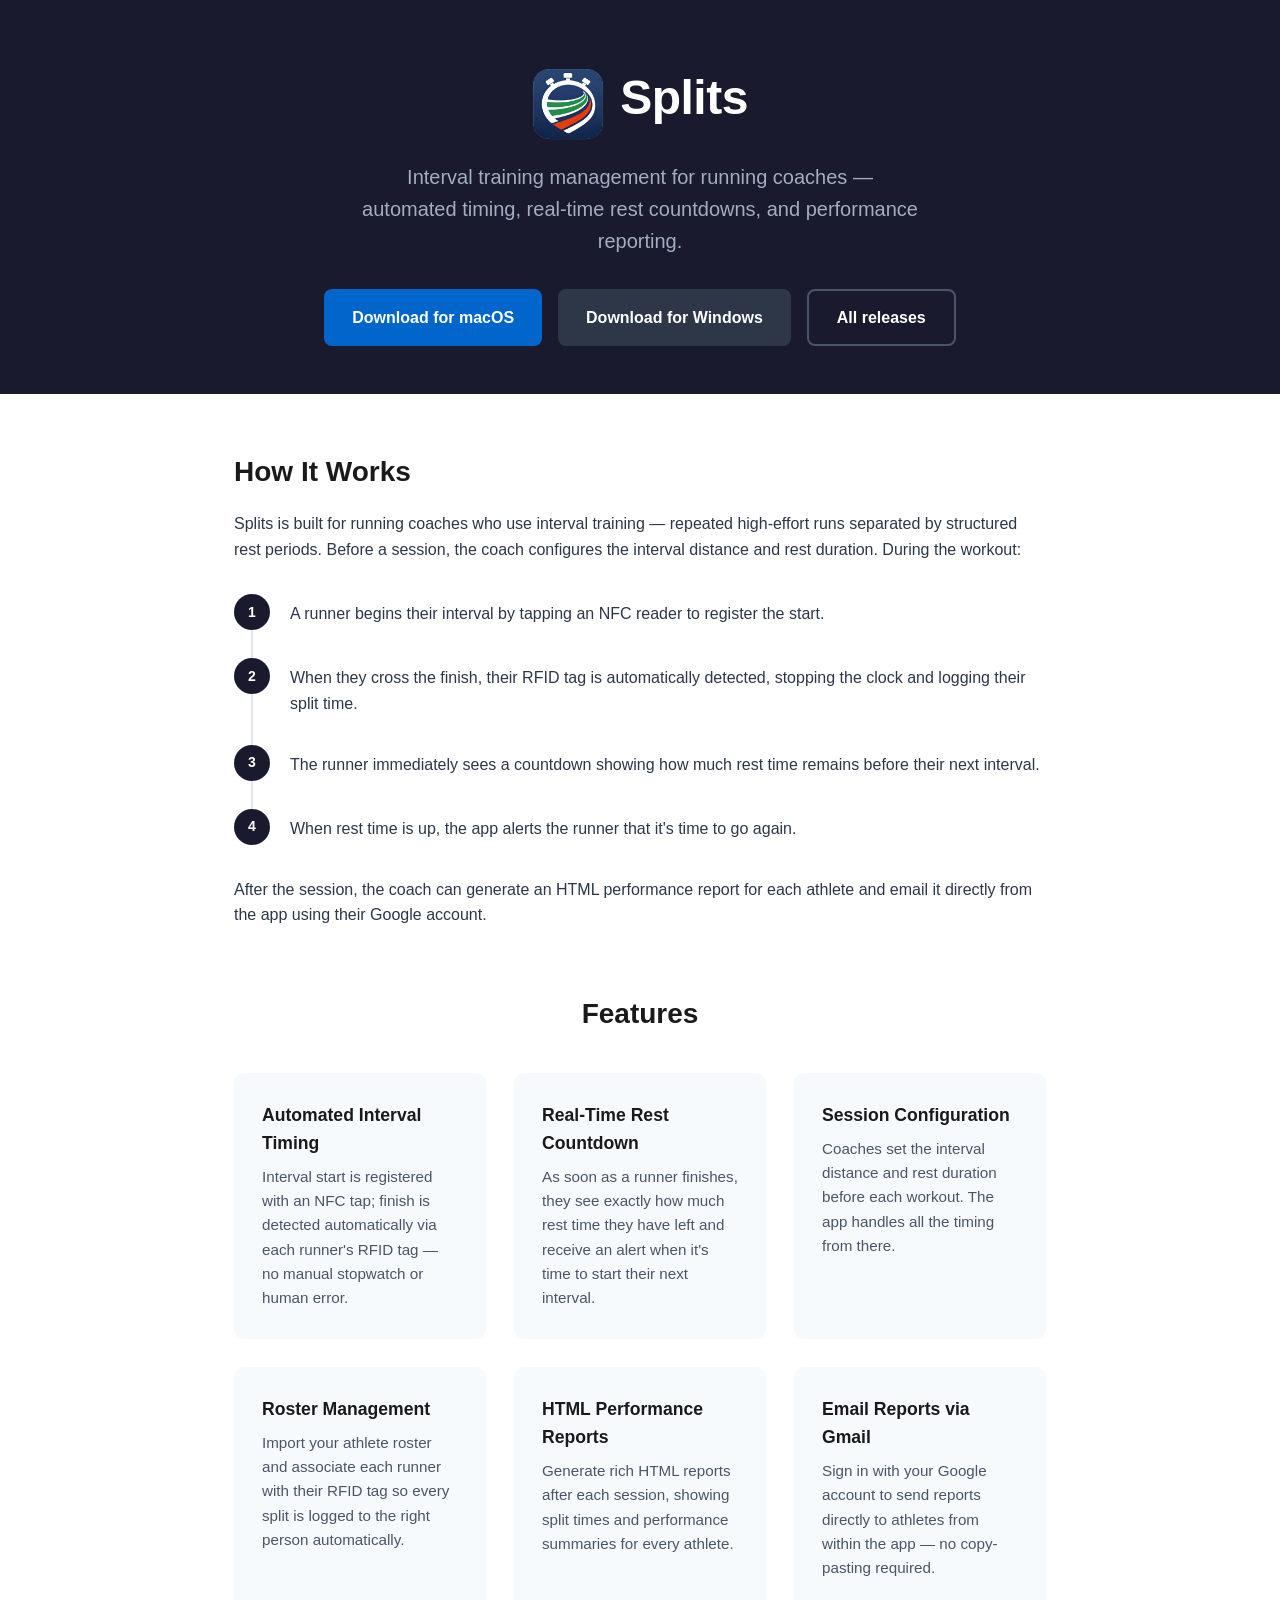
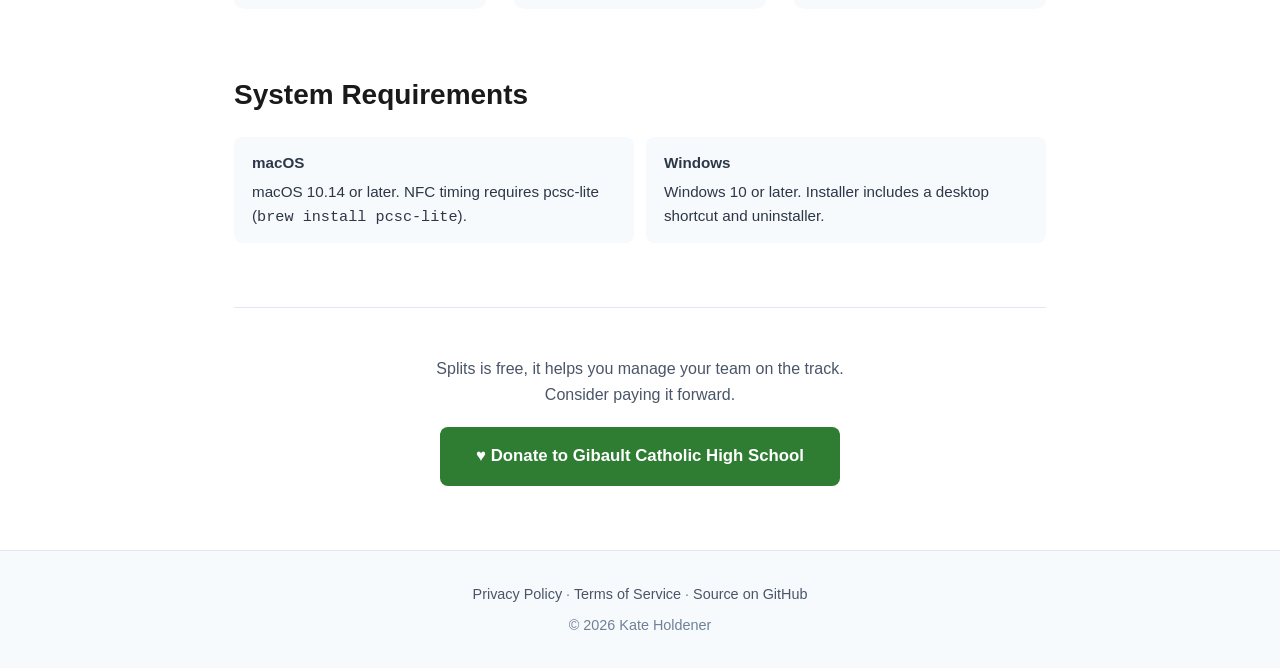
<file: docs/index.html>
<!DOCTYPE html>
<html lang="en">
<head>
  <meta charset="UTF-8" />
  <meta name="viewport" content="width=device-width, initial-scale=1.0" />
  <title>Splits — Interval Training Timer</title>
  <link rel="stylesheet" href="assets/style.css" />
  <link rel="icon" type="image/png" href="assets/splits.png" />
</head>
<body>

<header>
  <div style="display: inline-flex; align-items: center; gap: 16px; margin-bottom: 12px;">
    <img src="assets/splits.png" alt="Splits logo" style="width: 72px; height: 72px; border-radius: 16px;" />
    <h1>Splits</h1>
  </div>
  <p class="tagline">Interval training management for running coaches — automated timing, real-time rest countdowns, and performance reporting.</p>
  <div class="download-buttons">
    <a id="btn-macos" class="btn btn-secondary"
       href="https://github.com/cse-4504-wustl-sp26/interval_timer/releases/latest/download/Splits-macos.zip">
      Download for macOS
    </a>
    <a id="btn-windows" class="btn btn-secondary"
       href="https://github.com/cse-4504-wustl-sp26/interval_timer/releases/latest/download/Splits-installer.exe">
      Download for Windows
    </a>
    <a class="btn btn-outline"
       href="https://github.com/cse-4504-wustl-sp26/interval_timer/releases">
      All releases
    </a>
  </div>
</header>

<main>
  <section class="overview">
    <h2>How It Works</h2>
    <p>Splits is built for running coaches who use interval training — repeated high-effort runs separated by structured rest periods. Before a session, the coach configures the interval distance and rest duration. During the workout:</p>
    <div class="timeline">
      <div class="timeline-step">
        <div class="timeline-marker">1</div>
        <div class="timeline-content">A runner begins their interval by tapping an NFC reader to register the start.</div>
      </div>
      <div class="timeline-step">
        <div class="timeline-marker">2</div>
        <div class="timeline-content">When they cross the finish, their RFID tag is automatically detected, stopping the clock and logging their split time.</div>
      </div>
      <div class="timeline-step">
        <div class="timeline-marker">3</div>
        <div class="timeline-content">The runner immediately sees a countdown showing how much rest time remains before their next interval.</div>
      </div>
      <div class="timeline-step">
        <div class="timeline-marker">4</div>
        <div class="timeline-content">When rest time is up, the app alerts the runner that it's time to go again.</div>
      </div>
    </div>
    <p>After the session, the coach can generate an HTML performance report for each athlete and email it directly from the app using their Google account.</p>
  </section>

  <section class="features">
    <h2>Features</h2>
    <div class="feature-grid">

      <div class="feature-card">
        <h3>Automated Interval Timing</h3>
        <p>Interval start is registered with an NFC tap; finish is detected automatically via each runner's RFID tag — no manual stopwatch or human error.</p>
      </div>

      <div class="feature-card">
        <h3>Real-Time Rest Countdown</h3>
        <p>As soon as a runner finishes, they see exactly how much rest time they have left and receive an alert when it's time to start their next interval.</p>
      </div>

      <div class="feature-card">
        <h3>Session Configuration</h3>
        <p>Coaches set the interval distance and rest duration before each workout. The app handles all the timing from there.</p>
      </div>

      <div class="feature-card">
        <h3>Roster Management</h3>
        <p>Import your athlete roster and associate each runner with their RFID tag so every split is logged to the right person automatically.</p>
      </div>

      <div class="feature-card">
        <h3>HTML Performance Reports</h3>
        <p>Generate rich HTML reports after each session, showing split times and performance summaries for every athlete.</p>
      </div>

      <div class="feature-card">
        <h3>Email Reports via Gmail</h3>
        <p>Sign in with your Google account to send reports directly to athletes from within the app — no copy-pasting required.</p>
      </div>

    </div>
  </section>

  <section class="requirements">
    <h2>System Requirements</h2>
    <ul>
      <li>
        <strong>macOS</strong>
        macOS 10.14 or later. NFC timing requires pcsc-lite
        (<code>brew install pcsc-lite</code>).
      </li>
      <li>
        <strong>Windows</strong>
        Windows 10 or later. Installer includes a desktop shortcut and uninstaller.
      </li>
    </ul>
  </section>

  <section class="donate-section">
    <p>Splits is free, it helps you manage your team on the track. Consider paying it forward.</p>
    <a href="https://www.paypal.com/donate/?hosted_button_id=MZZQMDDTEQJL8"
       class="btn btn-donate"
       target="_blank" rel="noopener">
      &#9829; Donate to Gibault Catholic High School
    </a>
  </section>
</main>

<footer>
  <p>
    <a href="privacy-policy.html">Privacy Policy</a> &middot;
    <a href="terms-of-service.html">Terms of Service</a> &middot;
    <a href="https://github.com/cse-4504-wustl-sp26/interval_timer">Source on GitHub</a>
  </p>
  <p style="margin-top: 8px;">&copy; 2026 Kate Holdener</p>
</footer>

<script>
  (function () {
    var ua = navigator.userAgent;
    var isWindows = /Windows/i.test(ua);
    var isMac = /Macintosh|Mac OS X/i.test(ua) && !isWindows;
    var id = isMac ? 'btn-macos' : isWindows ? 'btn-windows' : 'btn-macos';
    var el = document.getElementById(id);
    if (el) {
      el.classList.remove('btn-secondary');
      el.classList.add('btn-primary');
    }
  })();
</script>
</body>
</html>
</file>
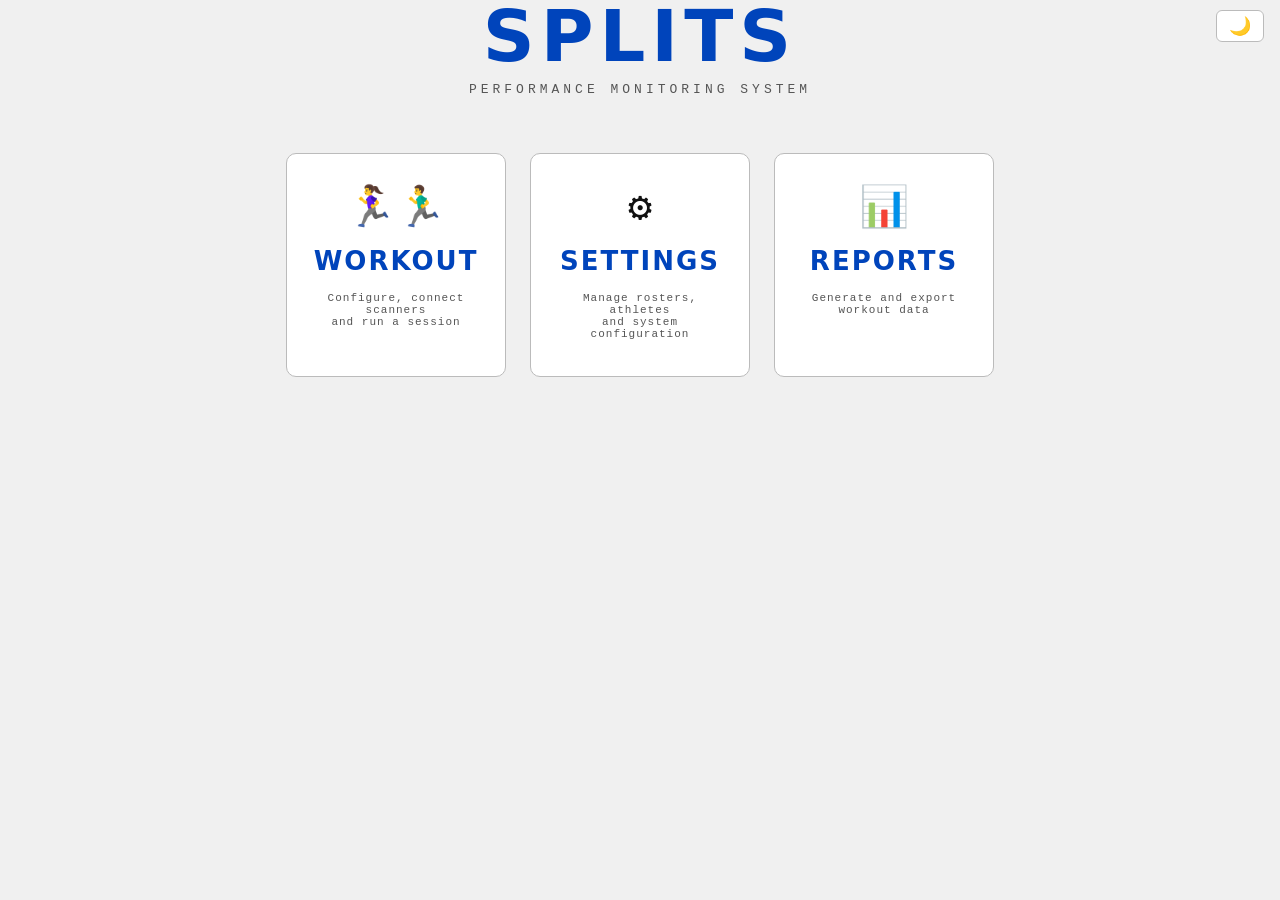
<file: src/gui/html/index.html>
<!DOCTYPE html>
<html lang="en">
<head>
<meta charset="UTF-8"/>
<meta name="viewport" content="width=device-width, initial-scale=1.0"/>
<title>Splits</title>
<link rel="stylesheet" href="css/shared.css"/>
<link rel="stylesheet" href="css/index.css"/>
<script src="js/theme.js"   defer></script>
<script src="js/log.js"     defer></script>
<script src="js/state.js"   defer></script>
<script src="js/utils.js"   defer></script>
<script src="js/confirm.js" defer></script>
<script src="js/rosters.js" defer></script>
<script src="js/athletes.js" defer></script>
<script src="js/settings.js" defer></script>
<script src="js/scanners.js" defer></script>
<script src="js/workouts.js" defer></script>
<script src="js/workout.js"  defer></script>
<script src="js/reports.js"  defer></script>
<script src="js/init.js"     defer></script>
</head>
<body class="light-mode">

<!-- Theme toggle (fixed, visible on all screens) -->
<button id="theme-toggle" onclick="toggleTheme()" title="Toggle light/dark mode">🌙</button>

<!-- ============================================================
     HOME SCREEN
     ============================================================ -->
<div class="screen active" id="home-screen">
  <div class="home-inner">
    <div class="home-logo">
      <div class="wordmark">Splits</div>
      <div class="tagline">Performance monitoring system</div>
    </div>
    <div class="home-tiles">
      <div class="home-tile workout-tile" onclick="goTo('workout-screen')">
        <div class="tile-icon">🏃‍♀️🏃‍♂️</div>
        <div class="tile-label">Workout</div>
        <div class="tile-sub">Configure, connect scanners<br>and run a session</div>
      </div>
      <div class="home-tile settings-tile" id="settings-tile" onclick="goTo('settings-screen')">
        <div class="tile-icon">⚙️</div>
        <div class="tile-label">Settings</div>
        <div class="tile-sub" id="settings-tile-sub">Manage rosters, athletes<br>and system configuration</div>
      </div>
      <div class="home-tile reports-tile" onclick="goTo('reports-screen')">
        <div class="tile-icon">📊</div>
        <div class="tile-label">Reports</div>
        <div class="tile-sub">Generate and export<br>workout data</div>
      </div>
    </div>
  </div>
</div>

<!-- ============================================================
     WORKOUT SCREEN
     ============================================================ -->
<div class="screen" id="workout-screen">

  <!-- Top bar -->
  <div class="topbar">
    <button class="back-btn" onclick="goTo('home-screen')">← Home</button>
    <div class="screen-title">Splits</div>
    <button class="btn btn-sm" id="scanners-btn" onclick="openScannersModal()">Scanners</button>
  </div>

  <div id="workout-body">
    <div class="scroll-area">
      <div class="workout-grid">

        <!-- Athletes card — full width -->
        <div class="card" style="grid-column:1/-1">
          <div class="card-title" style="display:flex;align-items:center;justify-content:space-between">
            Athletes
            <div style="display:flex;align-items:center;gap:12px">
              <span id="selected-count" style="font-family:var(--font-head);font-size:16px;color:var(--muted)">0 selected</span>
              <button class="btn btn-success btn-sm" id="start-selected-btn" onclick="startSelected()" disabled>Start</button>
              <button class="btn btn-primary btn-sm" onclick="showRestingRunners()">Resting</button>
              <button class="btn btn-danger btn-sm"  onclick="finishWorkout()">Finish</button>
              <button class="btn btn-ghost btn-sm"   onclick="loadWorkoutAthletes()">↻</button>
            </div>
          </div>
          <table>
            <thead>
              <tr>
                <th style="width:24px"></th>
                <th style="width:48px"><input type="checkbox" id="select-all-cb" title="Select all inactive" onchange="toggleSelectAll(this)"/></th>
                <th>Name</th>
                <th>Status</th>
              </tr>
            </thead>
            <tbody id="athletes-status-tbody"></tbody>
          </table>
        </div>

      </div>
    </div>

    <!-- Log bar -->
    <div id="log-bar" class="collapsed">
      <div class="log-header" onclick="toggleLog()">
        <span id="log-toggle-arrow" class="log-arrow">▸</span> Activity Log
        <button class="btn btn-ghost" style="margin-left:auto;padding:2px 10px;font-size:10px"
                onclick="event.stopPropagation();clearLog()">Clear</button>
      </div>
      <div id="log-body"></div>
    </div>

  </div><!-- /workout-body -->
</div><!-- /workout-screen -->

<!-- ============================================================
     REPORTS SCREEN
     ============================================================ -->
<div class="screen" id="reports-screen">
  <div class="topbar">
    <button class="back-btn" id="reports-back-btn" onclick="reportsBack()">← <span id="reports-back-label">Home</span></button>
    <div class="screen-title">Reports</div>
    <span id="reports-gmail-label" style="font-size:13px;color:var(--muted)"></span>
    <button class="btn btn-primary btn-sm" id="reports-gmail-signin-btn" onclick="startGmailSignIn()" style="display:none">Sign in with Google</button>
    <button class="btn btn-ghost btn-sm" id="reports-gmail-signout-btn" onclick="gmailSignOut()" style="display:none">Sign out of Gmail</button>
  </div>

  <div class="scroll-area" style="flex:1">

    <!-- ═══════════════════════════════════════════════════════
         VIEW 1 — session list
         ═══════════════════════════════════════════════════════ -->
    <div id="reports-list-view">
      <h2>Reports</h2>
      <p class="subtitle">Select a completed workout session to view athlete performance.</p>
      <div class="card" style="max-width:680px">
        <div class="card-title">Workout Sessions</div>
        <div id="sessions-list">
          <div style="color:var(--muted);font-size:15px;padding:6px 0">Loading sessions…</div>
        </div>
      </div>
    </div>

    <!-- ═══════════════════════════════════════════════════════
         VIEW 2 — session detail
         ═══════════════════════════════════════════════════════ -->
    <div id="reports-detail-view" style="display:none">

      <h2 id="detail-session-date" style="margin-bottom:6px">—</h2>
      <p class="subtitle" id="detail-session-subtitle" style="margin-bottom:24px"></p>

      <!-- Workout config stat boxes -->
      <div class="card">
        <div class="card-title">Workout Configuration</div>
        <div id="detail-workout-info" class="stat-grid" style="margin-bottom:0"></div>
      </div>

      <!-- Athletes accordion -->
      <div class="card">
        <div class="card-title" style="display:flex;align-items:center;justify-content:space-between">
          Athletes
          <label style="display:flex;align-items:center;gap:9px;cursor:pointer;
                        text-transform:none;letter-spacing:0;font-size:15px;
                        font-family:var(--font-mono);font-weight:normal;color:var(--text)">
            <input type="checkbox" id="report-select-all" onchange="toggleSelectAllAthletes(this)"/>
            Select all
          </label>
        </div>
        <div id="detail-athletes-accordion"></div>
      </div>

      <!-- Export -->
      <div class="card">
        <div class="card-title">Export</div>
        <div class="form-group">
          <label>Output Directory</label>
          <div class="file-picker">
            <span id="report-dir-display"
                  style="flex:1;font-family:var(--font-mono);font-size:14px;
                         color:var(--input-placeholder);white-space:nowrap;
                         overflow:hidden;text-overflow:ellipsis">
              No directory selected…
            </span>
            <button class="btn btn-ghost btn-sm" onclick="pickReportDir()">📂 Browse</button>
          </div>
          <input type="hidden" id="report-dir"/>
        </div>
        <div style="display:flex;align-items:center;gap:16px;flex-wrap:wrap">
          <button class="btn btn-warn" id="generate-reports-btn"
                  onclick="exportHtmlReports()" disabled>
            Export HTML Reports
          </button>
          <button class="btn btn-primary" id="email-reports-btn"
                  onclick="emailReports()" disabled>
            Email Reports
          </button>
          <span id="generate-reports-hint" style="font-size:14px;color:var(--muted)"></span>
        </div>
      </div>

      <div id="report-files"></div>
    </div>

  </div>
</div>

<!-- ============================================================
     SETTINGS SCREEN
     ============================================================ -->
<div class="screen" id="settings-screen">
  <div class="topbar">
    <button class="back-btn" onclick="goTo('home-screen')">← Home</button>
    <div class="screen-title">Settings</div>
  </div>
  
  <div class="scroll-area" style="flex:1">
    <h2>Roster & Athlete Management</h2>
    <p class="subtitle">Select a roster to manage its athletes and settings.</p>

    <!-- Roster Selection Card -->
    <div class="card">
      <div class="card-title" style="display:flex;align-items:center;justify-content:space-between">
        Roster Selection
        <button class="btn btn-primary btn-sm" onclick="openRosterModal()">+ New Roster</button>
      </div>
      <div class="roster-picker" id="settings-roster-picker">
        <button class="roster-picker__trigger" id="settings-roster-trigger" onclick="toggleSettingsRosterDropdown(event)">
          <span class="roster-picker__label placeholder" id="settings-roster-selected-label">— Select a roster —</span>
          <span class="roster-picker__chevron">&#8964;</span>
        </button>
        <div class="roster-picker__menu" id="settings-roster-picker-menu"></div>
      </div>
    </div>

    <!-- Athletes Management Card (hidden until roster selected) -->
    <div class="card" id="athletes-management-card" style="display:none">
      <div class="card-title" style="display:flex;align-items:center;justify-content:space-between">
        <div>
          Athletes
          <span id="athlete-roster-display" style="color:var(--muted);font-weight:normal;margin-left:8px"></span>
        </div>
        <div style="display:flex;gap:8px;align-items:center">
          <button class="btn btn-ghost btn-sm" onclick="openAddAthleteModal()">+ Add Athlete</button>
          <button class="btn btn-primary btn-sm" onclick="importAthletesModal()">📂 Import CSV</button>
          <button class="btn btn-ghost btn-sm" onclick="downloadCsvTemplate()" title="Download a blank CSV template">⬇ Template</button>
        </div>
      </div>
      
          <table id="athletes-settings-table">
        <thead>
          <tr>
            <th>Name</th>
            <th>Email</th>
            <th>RFID Tag</th>
            <th>NFC Tag</th>
            <th>Active</th>
            <th>Actions</th>
          </tr>
        </thead>
        <tbody id="athletes-settings-tbody"></tbody>
      </table>
      <p style="margin:12px 0 0;font-size:12px;color:var(--muted)">
        CSV columns: <code>First Name</code> · <code>Last Name</code> · <code>NFC TAG</code> · <code>RFID TAG</code> · <code>Email</code> (optional) — column names are case-insensitive.
      </p>
    </div>
    
    <!-- Roster Management Card (hidden until roster selected) -->
    <div class="card" id="roster-management-card" style="display:none">
      <div class="card-title">Roster Actions</div>
      <div style="display:flex;gap:12px;align-items:center;flex-wrap:wrap">
        <button class="btn btn-ghost btn-sm" id="archive-roster-btn" onclick="archiveSelectedRoster()" style="display:none">
          Archive Roster
        </button>
        <button class="btn btn-ghost btn-sm" id="restore-roster-btn" onclick="restoreSelectedRoster()" style="display:none">
          Restore Roster
        </button>
        <button class="btn btn-ghost btn-sm" id="activate-roster-btn" onclick="activateSelectedRoster()" style="display:none">
          Set as Active
        </button>
        <span id="roster-status-display" style="color:var(--muted);font-size:14px"></span>
      </div>
    </div>

  </div>
</div><!-- /settings-screen -->

<!-- ============================================================
     NEW ROSTER MODAL
     ============================================================ -->
<div id="roster-modal" style="display:none;position:fixed;inset:0;background:rgba(0,0,0,0.65);z-index:500;align-items:center;justify-content:center">
  <div class="card" style="width:440px;max-width:92vw;margin:0;padding:32px">
    <div class="card-title">Create New Roster</div>

    <div class="form-group">
      <label>Roster Name</label>
      <input type="text" id="modal-roster-name" placeholder="e.g., Spring 2026"
             oninput="updateModalCreateBtn()"/>
    </div>

    <div class="form-group" style="margin-bottom:0">
      <label>Import Athletes from CSV
        <span style="color:var(--muted);font-size:12px;letter-spacing:0;text-transform:none">(optional — can add later)</span>
      </label>
      <div class="file-picker" id="modal-file-picker">
        <span id="modal-csv-display"
              style="flex:1;font-family:var(--font-mono);font-size:14px;color:var(--input-placeholder);white-space:nowrap;overflow:hidden;text-overflow:ellipsis">No file selected…</span>
        <button class="btn btn-ghost btn-sm" onclick="pickModalCsv()">📂 Browse</button>
      </div>
      <p style="margin:8px 0 0;font-size:12px;color:var(--muted)">
        Columns: <code>First Name</code> · <code>Last Name</code> · <code>NFC TAG</code> · <code>RFID TAG</code> · <code>Email</code> (optional)
      </p>
    </div>

    <div id="modal-error"
         style="display:none;margin-top:14px;padding:10px 14px;border-radius:var(--radius);background:rgba(255,51,51,0.1);border:1px solid rgba(255,51,51,0.4);color:var(--danger);font-size:14px"></div>

    <div style="display:flex;gap:10px;margin-top:14px">
      <button class="btn btn-ghost"   style="flex:1" onclick="closeRosterModal()">Cancel</button>
      <button class="btn btn-primary" style="flex:2" id="modal-create-btn" onclick="submitNewRoster()" disabled>Create Roster</button>
    </div>
  </div>
</div>

<!-- ============================================================
     SCANNERS MODAL
     ============================================================ -->
<div id="scanners-modal" style="display:none;position:fixed;inset:0;background:rgba(0,0,0,0.65);z-index:500;align-items:center;justify-content:center">
  <div class="card" style="width:560px;max-width:92vw;margin:0;padding:32px">
    <div class="card-title" style="display:flex;align-items:center;justify-content:space-between">
      Scanners
      <button class="btn btn-ghost btn-sm" onclick="closeScannersModal()">✕</button>
    </div>
    <p class="subtitle" style="margin-bottom:20px">Scanners connect automatically when setup is complete. You can also connect manually.</p>

    <div class="connector" id="rfid-connector">
      <div class="connector-info" style="flex:1">
        <div class="connector-name" id="rfid-name">RFID Scanner</div>
        <div class="connector-status idle" id="rfid-status-text">Not connected</div>

        <!-- Two-option view: shown when not connected -->
        <div id="rfid-options" style="margin-top:12px;display:flex;gap:8px;flex-wrap:wrap">
          <button class="btn btn-primary btn-sm" id="rfid-autodetect-btn" onclick="connectRfidAutoDetect()">Auto-detect</button>
          <button class="btn btn-ghost btn-sm" onclick="showRfidManualConfig()">Manual setup</button>
        </div>

        <!-- Manual config form: shown when user chooses manual setup -->
        <div id="rfid-manual-form" style="margin-top:12px;display:none">
          <div class="form-group" style="margin-bottom:8px">
            <label>IP Address</label>
            <input type="text" id="rfid-address" placeholder="e.g. 192.168.1.100" style="max-width:220px"/>
          </div>
          <div class="row" style="margin-bottom:8px">
            <div class="form-group" style="margin-bottom:0">
              <label>Port</label>
              <input type="number" id="rfid-port" placeholder="5084" value="5084" min="1" max="65535" style="max-width:100px"/>
            </div>
            <div class="form-group" style="margin-bottom:0">
              <label>Protocol</label>
              <select id="rfid-protocol" onchange="onRfidProtocolChange(this.value)">
                <option value="llrp">LLRP</option>
                <option value="rest">REST</option>
              </select>
            </div>
          </div>
          <div id="rfid-tx-power-group" class="form-group" style="margin-bottom:8px">
            <label>TX Power</label>
            <div style="display:flex;align-items:center;gap:8px">
              <input type="checkbox" id="rfid-tx-power-max" checked onchange="onTxPowerMaxChange(this.checked)"/>
              <label for="rfid-tx-power-max" style="margin:0;font-weight:normal">Max</label>
              <input type="number" id="rfid-tx-power" value="30.0" min="10" max="33" step="0.25" style="max-width:140px" disabled/>
              <span style="font-size:0.85em">dBm</span>
            </div>
          </div>
          <div style="display:flex;gap:8px;margin-top:4px">
            <button class="btn btn-ghost btn-sm" onclick="cancelRfidManualConfig()">Cancel</button>
            <button class="btn btn-primary btn-sm" id="rfid-manual-connect-btn" onclick="connectRfidManualSubmit()">Connect</button>
          </div>
        </div>
      </div>

      <!-- Disconnect button: shown only when connected -->
      <div id="rfid-connected-actions" style="display:none">
        <button class="btn btn-ghost btn-sm" onclick="disconnectRfid()">Disconnect</button>
      </div>
    </div>

    <div class="connector" style="margin-top:20px">
      <div class="connector-info">
        <div class="connector-name">ACR122U NFC</div>
        <div class="connector-status idle" id="nfc-status-text">Not connected</div>
      </div>
      <button class="btn btn-primary btn-sm" id="nfc-btn">Connect</button>
    </div>

    <div style="margin-top:24px;text-align:right">
      <button class="btn btn-ghost" onclick="closeScannersModal()">Close</button>
    </div>
  </div>
</div>

<!-- ============================================================
     SESSION SETUP MODAL
     ============================================================ -->
<div id="session-setup-modal" style="display:none;position:fixed;inset:0;background:rgba(0,0,0,0.65);z-index:500;align-items:center;justify-content:center">
  <div class="card" style="width:500px;max-width:92vw;margin:0;padding:32px">
    <div class="card-title">Set Up Session</div>
    <p class="subtitle">Choose a workout and roster to begin.</p>

    <div class="form-group">
      <label>Workout</label>
      <div class="roster-picker" id="setup-workout-picker">
        <button class="roster-picker__trigger" id="setup-workout-trigger" onclick="toggleSetupWorkoutDropdown(event)">
          <span class="roster-picker__label placeholder" id="setup-workout-label">— Select a workout —</span>
          <span class="roster-picker__chevron">&#8964;</span>
        </button>
        <div class="roster-picker__menu" id="setup-workout-menu"></div>
      </div>
    </div>

    <div class="form-group" style="margin-bottom:0">
      <label>Roster</label>
      <div class="roster-picker" id="setup-roster-picker">
        <button class="roster-picker__trigger" id="setup-roster-trigger" onclick="toggleSetupRosterDropdown(event)">
          <span class="roster-picker__label placeholder" id="setup-roster-label">— Select a roster —</span>
          <span class="roster-picker__chevron">&#8964;</span>
        </button>
        <div class="roster-picker__menu" id="setup-roster-menu"></div>
      </div>
    </div>

    <div style="display:flex;gap:10px;margin-top:24px">
      <button class="btn btn-ghost"   style="flex:1" onclick="cancelSessionSetup()">Cancel</button>
      <button class="btn btn-primary" style="flex:2" id="setup-confirm-btn" onclick="confirmSessionSetup()" disabled>Begin Session</button>
    </div>
  </div>
</div>

<!-- ============================================================
     NEW WORKOUT MODAL
     ============================================================ -->
<div id="workout-modal" style="display:none;position:fixed;inset:0;background:rgba(0,0,0,0.65);z-index:500;align-items:center;justify-content:center">
  <div class="card" style="width:460px;max-width:92vw;margin:0;padding:32px">
    <div class="card-title" style="display:flex;align-items:center;justify-content:space-between">
      New Workout
      <button class="btn btn-ghost btn-sm" onclick="closeNewWorkoutModal()">✕</button>
    </div>

    <div class="row" style="margin-top:16px">
      <div class="form-group">
        <label>Distance (m)</label>
        <input type="number" id="wk-distance" placeholder="400" min="1" step="1"
               oninput="digitsOnly(this); updateWorkoutModalSaveBtn()"/>
      </div>
      <div class="form-group">
        <label>Laps</label>
        <input type="number" id="wk-laps" placeholder="4" min="1" step="1"
               oninput="digitsOnly(this); updateWorkoutModalSaveBtn()"/>
      </div>
      <div class="form-group">
        <label>Rest Time (s)</label>
        <input type="number" id="wk-rest" placeholder="60" min="0" step="1"
               oninput="digitsOnly(this)"/>
      </div>
    </div>

    <div id="workout-modal-error"
         style="display:none;margin-top:14px;padding:10px 14px;border-radius:var(--radius);background:rgba(255,51,51,0.1);border:1px solid rgba(255,51,51,0.4);color:var(--danger);font-size:14px"></div>

    <div style="display:flex;gap:10px;margin-top:20px">
      <button class="btn btn-ghost"   style="flex:1" onclick="closeNewWorkoutModal()">Cancel</button>
      <button class="btn btn-primary" style="flex:2" id="workout-modal-save-btn" onclick="saveAndConfigureWorkout()" disabled>Save Workout</button>
    </div>
  </div>
</div>

<!-- ============================================================
     EMAIL REPORTS MODAL
     ============================================================ -->
<div id="email-modal" style="display:none;position:fixed;inset:0;background:rgba(0,0,0,0.65);z-index:500;align-items:center;justify-content:center">
  <div class="card" style="width:560px;max-width:94vw;max-height:88vh;margin:0;padding:28px;display:flex;flex-direction:column;overflow:hidden">
    <div class="card-title" style="flex-shrink:0">Email Reports</div>
    <p style="font-size:14px;color:var(--muted);margin:0 0 16px;flex-shrink:0">
      Review and edit email addresses, then click Send.
    </p>
    <div id="email-modal-rows" style="overflow-y:auto;flex:1;min-height:40px"></div>
    <div id="email-modal-status" style="font-size:14px;min-height:20px;margin-top:12px;flex-shrink:0"></div>
    <div style="display:flex;gap:10px;margin-top:16px;flex-shrink:0">
      <button class="btn btn-ghost" style="flex:1" id="email-modal-cancel-btn" onclick="closeEmailModal()">Cancel</button>
      <button class="btn btn-primary" style="flex:2" id="email-send-btn" onclick="sendEmails()" disabled>Send Emails</button>
    </div>
  </div>
</div>

<!-- ============================================================
     ADD / EDIT ATHLETE MODAL
     ============================================================ -->
<div id="athlete-modal" style="display:none;position:fixed;inset:0;background:rgba(0,0,0,0.65);z-index:500;align-items:center;justify-content:center">
  <div class="card" style="width:540px;max-width:92vw;margin:0;padding:32px">
    <div class="card-title" id="athlete-modal-title">Add Athlete</div>

    <div class="form-group">
      <label>First Name <span style="color:var(--danger)">*</span></label>
      <input type="text" id="athlete-modal-fname" placeholder="First name" oninput="updateAthleteModalBtn()"/>
    </div>
    <div class="form-group">
      <label>Last Name</label>
      <input type="text" id="athlete-modal-lname" placeholder="Last name"/>
    </div>
    <div class="form-group">
      <label>RFID TAG <span style="color:var(--danger)">*</span></label>
      <input type="text" id="athlete-modal-rfid" placeholder="RFID tag" oninput="updateAthleteModalBtn()"/>
    </div>
    <div class="form-group">
      <label>NFC TAG</label>
      <input type="text" id="athlete-modal-nfc" placeholder="NFC tag"/>
    </div>
    <div class="form-group" style="margin-bottom:0">
      <label>Email</label>
      <input type="email" id="athlete-modal-email" placeholder="Email address (optional)"/>
    </div>

    <div id="athlete-modal-error"
         style="display:none;margin-top:14px;padding:10px 14px;border-radius:var(--radius);
                background:rgba(255,51,51,0.1);border:1px solid rgba(255,51,51,0.4);
                color:var(--danger);font-size:14px"></div>

    <div style="display:flex;gap:10px;margin-top:20px">
      <button class="btn btn-ghost"   style="flex:1" onclick="closeAthleteModal()">Cancel</button>
      <button class="btn btn-primary" style="flex:2" id="athlete-modal-submit-btn"
              onclick="submitAthleteModal()" disabled>Add Athlete</button>
    </div>
  </div>
</div>

<!-- Recovery modal — shown at startup when an unfinished session is detected -->
<div id="recovery-modal" style="display:none;position:fixed;inset:0;background:rgba(0,0,0,0.65);z-index:600;align-items:center;justify-content:center">
  <div class="card" style="width:440px;max-width:92vw;margin:0;padding:32px">
    <div class="card-title">Resume previous workout?</div>
    <div id="recovery-detail" style="margin-bottom:20px;color:var(--muted);line-height:1.5"></div>
    <div style="display:flex;gap:10px;margin-top:14px">
      <button class="btn btn-ghost"   style="flex:1" onclick="discardRecovery()">Discard</button>
      <button class="btn btn-primary" style="flex:2" onclick="resumeSession()">Resume Workout</button>
    </div>
  </div>
</div>

<!-- Confirmation modal — reusable replacement for browser confirm() -->
<div id="confirm-modal" style="display:none;position:fixed;inset:0;background:rgba(0,0,0,0.65);z-index:700;align-items:center;justify-content:center">
  <div class="card" style="width:420px;max-width:92vw;margin:0;padding:32px">
    <div class="card-title warn" id="confirm-modal-title">Are you sure?</div>
    <div id="confirm-modal-message" style="color:var(--muted);line-height:1.6;margin-bottom:20px;white-space:pre-wrap"></div>
    <div style="display:flex;gap:10px;margin-top:14px">
      <button class="btn btn-ghost" style="flex:1"  id="confirm-modal-cancel">Cancel</button>
      <button class="btn btn-danger" style="flex:2" id="confirm-modal-ok">Confirm</button>
    </div>
  </div>
</div>

<!-- Performance tooltip -->
<div id="perf-tooltip">
  <div class="tip-name" id="tip-name"></div>
  <div id="tip-body"></div>
</div>


</body>
</html>
</file>
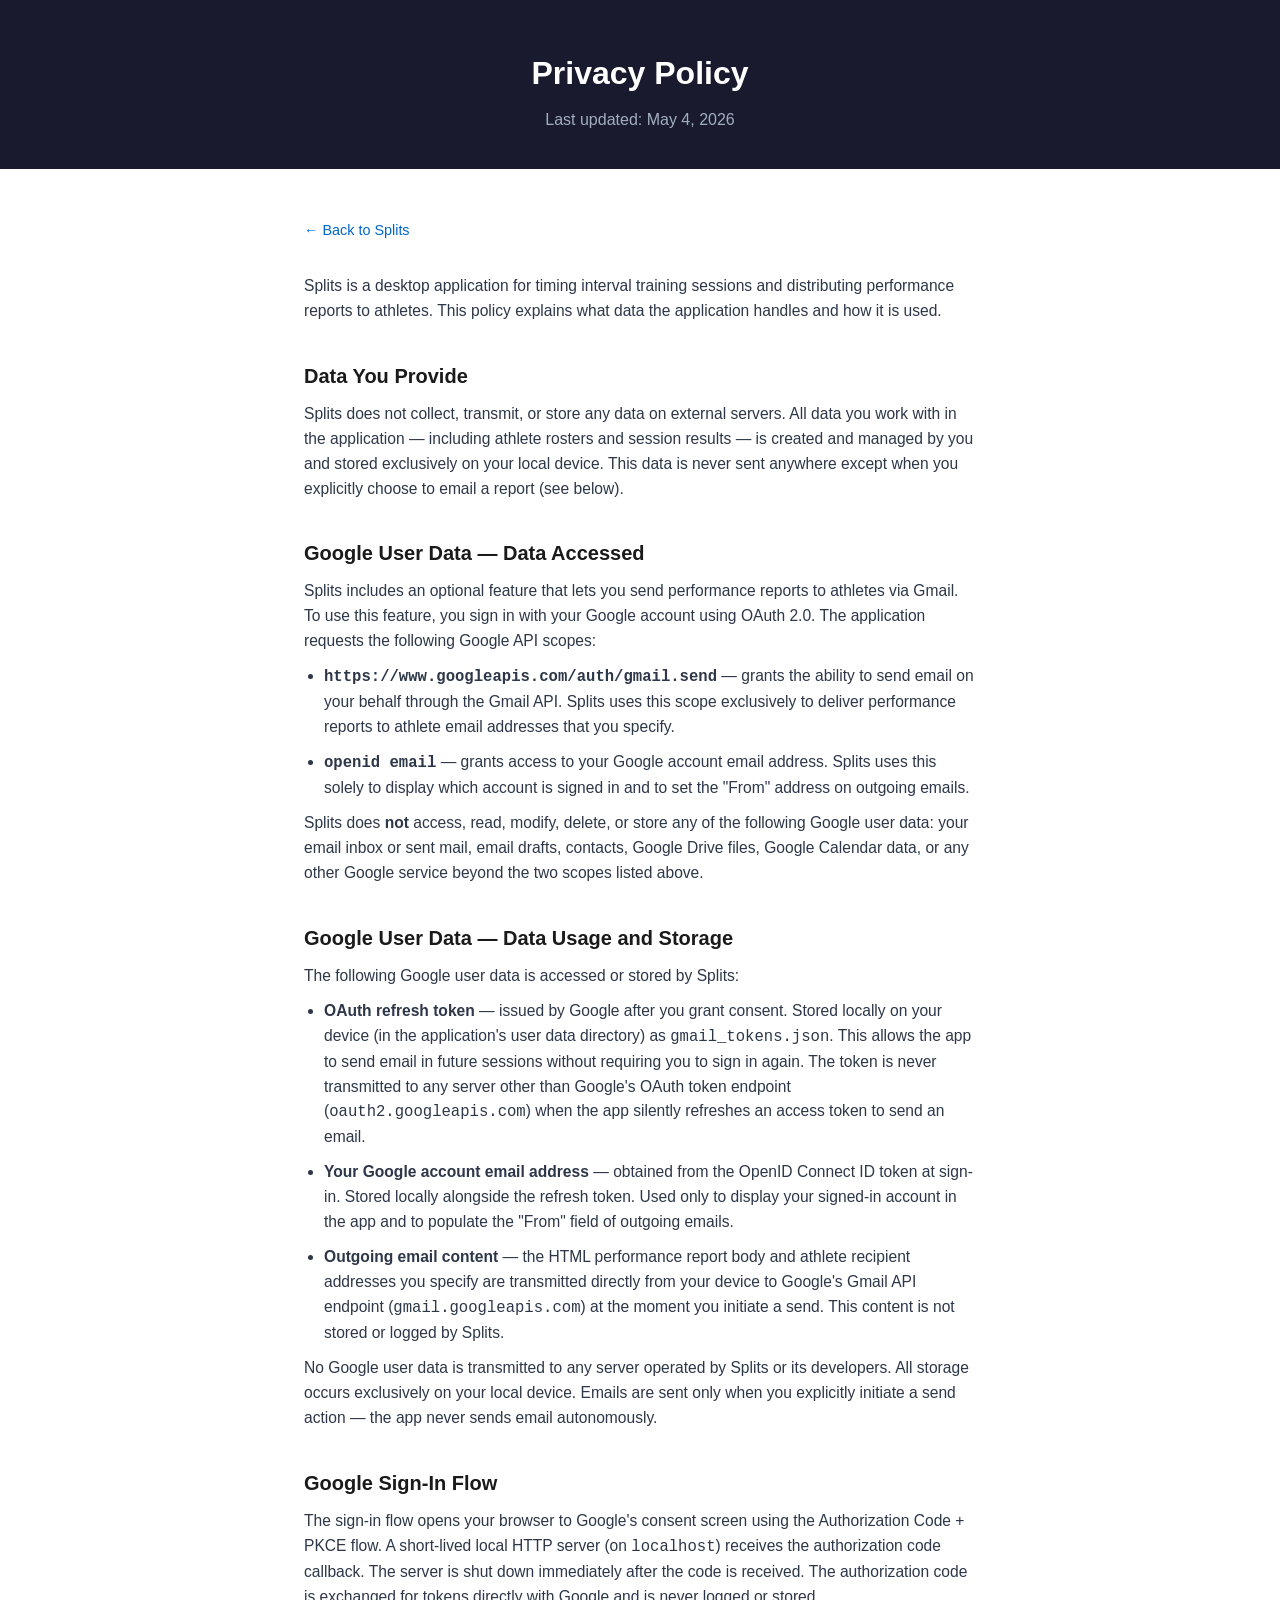
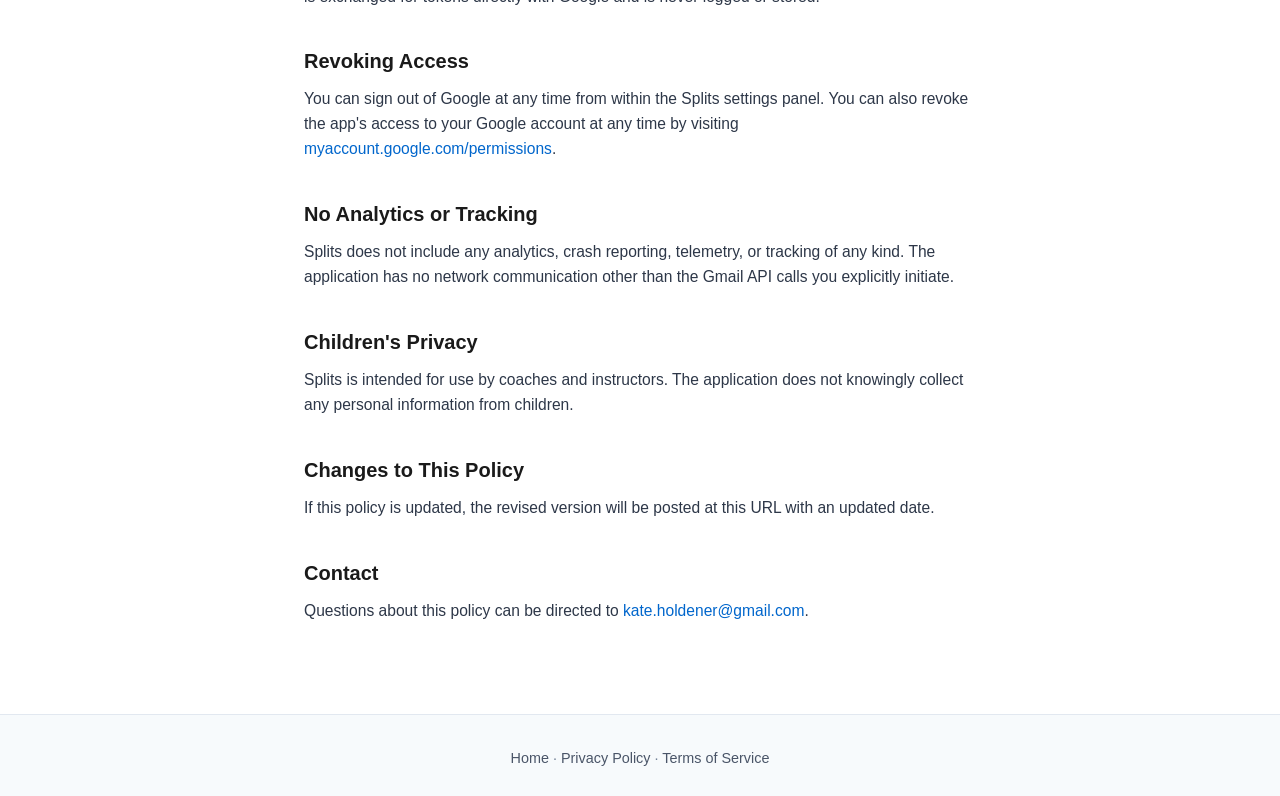
<file: docs/privacy-policy.html>
<!DOCTYPE html>
<html lang="en">
<head>
  <meta charset="UTF-8" />
  <meta name="viewport" content="width=device-width, initial-scale=1.0" />
  <title>Privacy Policy — Splits</title>
  <link rel="stylesheet" href="assets/style.css" />
  <link rel="icon" type="image/png" href="assets/splits.png" />
</head>
<body>

<div class="policy-header">
  <h1>Privacy Policy</h1>
  <p>Last updated: May 4, 2026</p>
</div>

<div class="policy-body">
  <a class="back-link" href="index.html">&larr; Back to Splits</a>

  <p>Splits is a desktop application for timing interval training sessions and distributing performance reports to athletes. This policy explains what data the application handles and how it is used.</p>

  <h2>Data You Provide</h2>
  <p>Splits does not collect, transmit, or store any data on external servers. All data you work with in the application — including athlete rosters and session results — is created and managed by you and stored exclusively on your local device. This data is never sent anywhere except when you explicitly choose to email a report (see below).</p>

  <h2>Google User Data — Data Accessed</h2>
  <p>Splits includes an optional feature that lets you send performance reports to athletes via Gmail. To use this feature, you sign in with your Google account using OAuth 2.0. The application requests the following Google API scopes:</p>
  <ul>
    <li><strong><code>https://www.googleapis.com/auth/gmail.send</code></strong> — grants the ability to send email on your behalf through the Gmail API. Splits uses this scope exclusively to deliver performance reports to athlete email addresses that you specify.</li>
    <li><strong><code>openid email</code></strong> — grants access to your Google account email address. Splits uses this solely to display which account is signed in and to set the "From" address on outgoing emails.</li>
  </ul>
  <p>Splits does <strong>not</strong> access, read, modify, delete, or store any of the following Google user data: your email inbox or sent mail, email drafts, contacts, Google Drive files, Google Calendar data, or any other Google service beyond the two scopes listed above.</p>

  <h2>Google User Data — Data Usage and Storage</h2>
  <p>The following Google user data is accessed or stored by Splits:</p>
  <ul>
    <li><strong>OAuth refresh token</strong> — issued by Google after you grant consent. Stored locally on your device (in the application's user data directory) as <code>gmail_tokens.json</code>. This allows the app to send email in future sessions without requiring you to sign in again. The token is never transmitted to any server other than Google's OAuth token endpoint (<code>oauth2.googleapis.com</code>) when the app silently refreshes an access token to send an email.</li>
    <li><strong>Your Google account email address</strong> — obtained from the OpenID Connect ID token at sign-in. Stored locally alongside the refresh token. Used only to display your signed-in account in the app and to populate the "From" field of outgoing emails.</li>
    <li><strong>Outgoing email content</strong> — the HTML performance report body and athlete recipient addresses you specify are transmitted directly from your device to Google's Gmail API endpoint (<code>gmail.googleapis.com</code>) at the moment you initiate a send. This content is not stored or logged by Splits.</li>
  </ul>
  <p>No Google user data is transmitted to any server operated by Splits or its developers. All storage occurs exclusively on your local device. Emails are sent only when you explicitly initiate a send action — the app never sends email autonomously.</p>

  <h2>Google Sign-In Flow</h2>
  <p>The sign-in flow opens your browser to Google's consent screen using the Authorization Code + PKCE flow. A short-lived local HTTP server (on <code>localhost</code>) receives the authorization code callback. The server is shut down immediately after the code is received. The authorization code is exchanged for tokens directly with Google and is never logged or stored.</p>

  <h2>Revoking Access</h2>
  <p>You can sign out of Google at any time from within the Splits settings panel. You can also revoke the app's access to your Google account at any time by visiting <a href="https://myaccount.google.com/permissions" target="_blank" rel="noopener">myaccount.google.com/permissions</a>.</p>

  <h2>No Analytics or Tracking</h2>
  <p>Splits does not include any analytics, crash reporting, telemetry, or tracking of any kind. The application has no network communication other than the Gmail API calls you explicitly initiate.</p>

  <h2>Children's Privacy</h2>
  <p>Splits is intended for use by coaches and instructors. The application does not knowingly collect any personal information from children.</p>

  <h2>Changes to This Policy</h2>
  <p>If this policy is updated, the revised version will be posted at this URL with an updated date.</p>

  <h2>Contact</h2>
  <p>Questions about this policy can be directed to <a href="mailto:kate.holdener@gmail.com">kate.holdener@gmail.com</a>.</p>
</div>

<footer>
  <p>
    <a href="index.html">Home</a> &middot;
    <a href="privacy-policy.html">Privacy Policy</a> &middot;
    <a href="terms-of-service.html">Terms of Service</a>
  </p>
</footer>

</body>
</html>
</file>
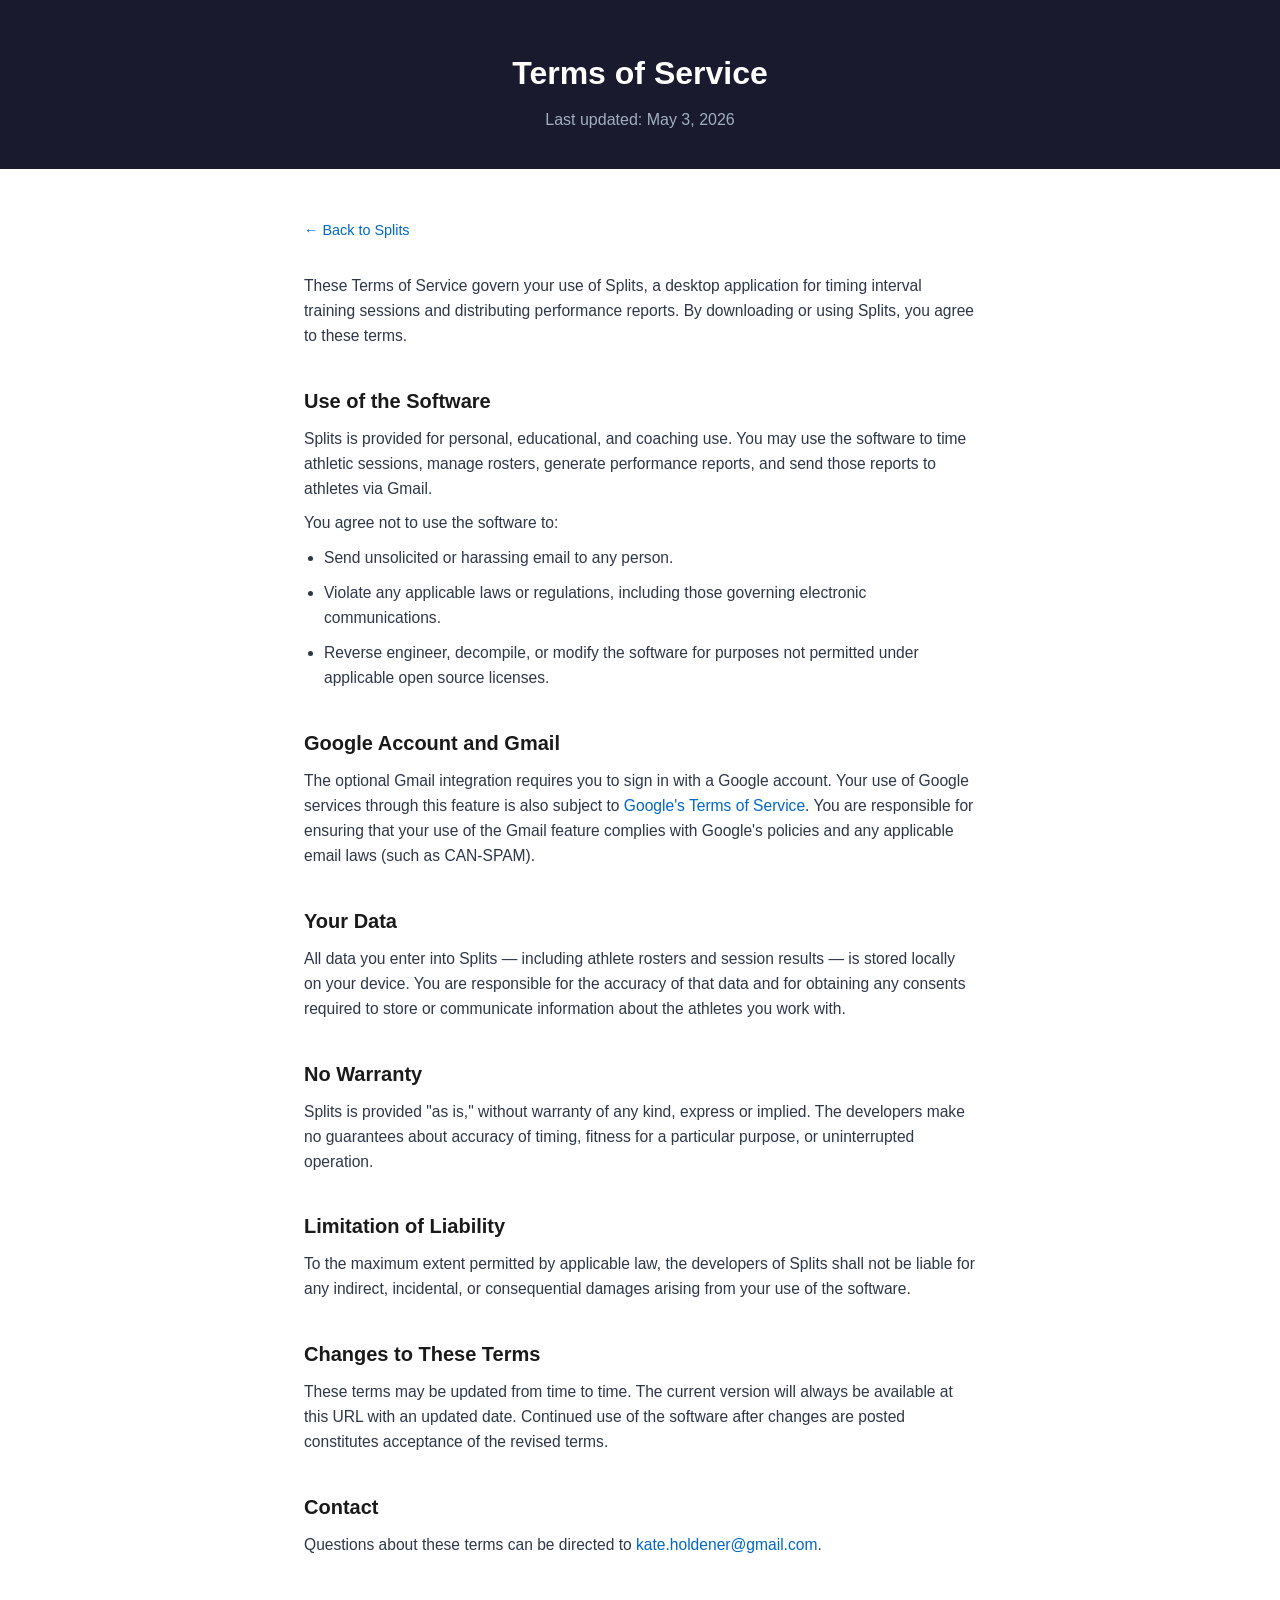
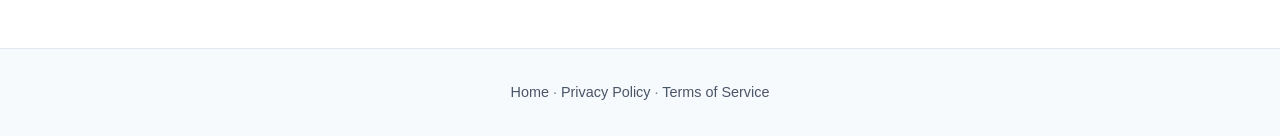
<file: docs/terms-of-service.html>
<!DOCTYPE html>
<html lang="en">
<head>
  <meta charset="UTF-8" />
  <meta name="viewport" content="width=device-width, initial-scale=1.0" />
  <title>Terms of Service — Splits</title>
  <link rel="stylesheet" href="assets/style.css" />
  <link rel="icon" type="image/png" href="assets/splits.png" />
</head>
<body>

<div class="policy-header">
  <h1>Terms of Service</h1>
  <p>Last updated: May 3, 2026</p>
</div>

<div class="policy-body">
  <a class="back-link" href="index.html">&larr; Back to Splits</a>

  <p>These Terms of Service govern your use of Splits, a desktop application for timing interval training sessions and distributing performance reports. By downloading or using Splits, you agree to these terms.</p>

  <h2>Use of the Software</h2>
  <p>Splits is provided for personal, educational, and coaching use. You may use the software to time athletic sessions, manage rosters, generate performance reports, and send those reports to athletes via Gmail.</p>
  <p>You agree not to use the software to:</p>
  <ul>
    <li>Send unsolicited or harassing email to any person.</li>
    <li>Violate any applicable laws or regulations, including those governing electronic communications.</li>
    <li>Reverse engineer, decompile, or modify the software for purposes not permitted under applicable open source licenses.</li>
  </ul>

  <h2>Google Account and Gmail</h2>
  <p>The optional Gmail integration requires you to sign in with a Google account. Your use of Google services through this feature is also subject to <a href="https://policies.google.com/terms" target="_blank" rel="noopener">Google's Terms of Service</a>. You are responsible for ensuring that your use of the Gmail feature complies with Google's policies and any applicable email laws (such as CAN-SPAM).</p>

  <h2>Your Data</h2>
  <p>All data you enter into Splits — including athlete rosters and session results — is stored locally on your device. You are responsible for the accuracy of that data and for obtaining any consents required to store or communicate information about the athletes you work with.</p>

  <h2>No Warranty</h2>
  <p>Splits is provided "as is," without warranty of any kind, express or implied. The developers make no guarantees about accuracy of timing, fitness for a particular purpose, or uninterrupted operation.</p>

  <h2>Limitation of Liability</h2>
  <p>To the maximum extent permitted by applicable law, the developers of Splits shall not be liable for any indirect, incidental, or consequential damages arising from your use of the software.</p>

  <h2>Changes to These Terms</h2>
  <p>These terms may be updated from time to time. The current version will always be available at this URL with an updated date. Continued use of the software after changes are posted constitutes acceptance of the revised terms.</p>

  <h2>Contact</h2>
  <p>Questions about these terms can be directed to <a href="mailto:kate.holdener@gmail.com">kate.holdener@gmail.com</a>.</p>
</div>

<footer>
  <p>
    <a href="index.html">Home</a> &middot;
    <a href="privacy-policy.html">Privacy Policy</a> &middot;
    <a href="terms-of-service.html">Terms of Service</a>
  </p>
</footer>

</body>
</html>
</file>
<file: docs/assets/style.css>
* {
  box-sizing: border-box;
  margin: 0;
  padding: 0;
}

body {
  font-family: -apple-system, BlinkMacSystemFont, "Segoe UI", Roboto, Helvetica, Arial, sans-serif;
  color: #1a1a1a;
  background: #fff;
  line-height: 1.6;
}

a {
  color: #0066cc;
  text-decoration: none;
}

a:hover {
  text-decoration: underline;
}

header {
  background: #1a1a2e;
  color: #fff;
  padding: 60px 24px 48px;
  text-align: center;
}

header h1 {
  font-size: 3rem;
  font-weight: 700;
  letter-spacing: -0.5px;
  margin-bottom: 12px;
}

header p.tagline {
  font-size: 1.25rem;
  color: #a0aec0;
  max-width: 560px;
  margin: 0 auto 32px;
}

.download-buttons {
  display: flex;
  gap: 16px;
  justify-content: center;
  flex-wrap: wrap;
}

.btn {
  display: inline-flex;
  align-items: center;
  gap: 8px;
  padding: 14px 28px;
  border-radius: 8px;
  font-size: 1rem;
  font-weight: 600;
  transition: opacity 0.15s;
}

.btn:hover {
  opacity: 0.85;
  text-decoration: none;
}

.btn-primary {
  background: #0066cc;
  color: #fff;
}

.btn-secondary {
  background: #2d3748;
  color: #fff;
}

.btn-outline {
  background: transparent;
  color: #fff;
  border: 2px solid #4a5568;
}

.btn-donate {
  background: #2f7d32;
  color: #fff;
  font-size: 1.05rem;
  padding: 16px 36px;
  border-radius: 8px;
}

.btn-donate:hover {
  background: #1b5e20;
  opacity: 1;
  text-decoration: none;
}

.donate-section {
  padding: 48px 0 64px;
  text-align: center;
  border-top: 1px solid #e2e8f0;
  display: flex;
  flex-direction: column;
  align-items: center;
  gap: 20px;
}

.donate-section p {
  color: #4a5568;
  font-size: 1rem;
  max-width: 420px;
}

.overview {
  padding: 56px 0 48px;
}

.overview h2 {
  font-size: 1.75rem;
  margin-bottom: 16px;
}

.overview > p {
  color: #2d3748;
  margin-bottom: 16px;
}

.timeline {
  position: relative;
  margin: 32px 0 32px;
}

.timeline::before {
  content: '';
  position: absolute;
  left: 17px;
  top: 18px;
  bottom: 18px;
  width: 2px;
  background: #e2e8f0;
}

.timeline-step {
  display: flex;
  align-items: flex-start;
  gap: 20px;
  position: relative;
  padding-bottom: 28px;
}

.timeline-step:last-child {
  padding-bottom: 0;
}

.timeline-marker {
  width: 36px;
  height: 36px;
  border-radius: 50%;
  background: #1a1a2e;
  color: #fff;
  display: flex;
  align-items: center;
  justify-content: center;
  font-weight: 700;
  font-size: 0.875rem;
  flex-shrink: 0;
  position: relative;
  z-index: 1;
}

.timeline-content {
  color: #2d3748;
  padding-top: 7px;
  line-height: 1.6;
}

main {
  max-width: 860px;
  margin: 0 auto;
  padding: 0 24px;
}

.features {
  padding: 0 0 64px;
}

.features h2 {
  font-size: 1.75rem;
  margin-bottom: 36px;
  text-align: center;
}

.feature-grid {
  display: grid;
  grid-template-columns: repeat(auto-fit, minmax(240px, 1fr));
  gap: 28px;
}

.feature-card {
  background: #f7fafc;
  border-radius: 10px;
  padding: 28px;
}

.feature-card h3 {
  font-size: 1.1rem;
  margin-bottom: 8px;
}

.feature-card p {
  color: #4a5568;
  font-size: 0.95rem;
}

.requirements {
  padding: 0 0 64px;
}

.requirements h2 {
  font-size: 1.75rem;
  margin-bottom: 20px;
}

.requirements ul {
  list-style: none;
  display: grid;
  grid-template-columns: repeat(auto-fit, minmax(280px, 1fr));
  gap: 12px;
}

.requirements li {
  background: #f7fafc;
  border-radius: 8px;
  padding: 14px 18px;
  color: #2d3748;
  font-size: 0.95rem;
}

.requirements li strong {
  display: block;
  margin-bottom: 4px;
}

footer {
  background: #f7fafc;
  border-top: 1px solid #e2e8f0;
  text-align: center;
  padding: 32px 24px;
  color: #718096;
  font-size: 0.9rem;
}

footer a {
  color: #4a5568;
}

/* Policy pages */
.policy-header {
  background: #1a1a2e;
  color: #fff;
  padding: 48px 24px 36px;
  text-align: center;
}

.policy-header h1 {
  font-size: 2rem;
  font-weight: 700;
}

.policy-header p {
  color: #a0aec0;
  margin-top: 8px;
}

.policy-body {
  max-width: 720px;
  margin: 0 auto;
  padding: 48px 24px 80px;
}

.policy-body h2 {
  font-size: 1.25rem;
  margin: 36px 0 10px;
}

.policy-body p,
.policy-body li {
  color: #2d3748;
  margin-bottom: 10px;
  font-size: 0.975rem;
}

.policy-body ul {
  padding-left: 20px;
  margin-bottom: 10px;
}

.back-link {
  display: inline-block;
  margin-bottom: 32px;
  color: #0066cc;
  font-size: 0.9rem;
}
</file>
<file: src/gui/html/css/shared.css>
/* ============================================================
   Splits — shared base styles
   Imported by both index.html (via index.css) and resting.html
   ============================================================ */

/* ============================================================
   CSS CUSTOM PROPERTIES (shared by all pages)
   Each page's own CSS file may add additional tokens on top.
   ============================================================ */

:root {
  --bg: #000000;
  --panel: #111111;
  --border: #444444;
  --accent: #ffff00;
  --text: #ffffff;
  --muted: #aaaaaa;
  --success: #00ff66;
  --warning: #ffaa00;
  --danger: #ff3333;
  --radius: 6px;
  --font-head: system-ui, -apple-system, 'Helvetica Neue', Arial, sans-serif;
  --font-mono: 'SF Mono', Menlo, Monaco, 'Courier New', monospace;
  --on-accent: #000000;
}

/* ============================================================
   LIGHT MODE THEME (shared tokens)
   ============================================================ */

body.light-mode {
  --bg: #f0f0f0;
  --panel: #ffffff;
  --border: #bbbbbb;
  --accent: #0044bb;
  --text: #111111;
  --muted: #555555;
  --success: #006600;
  --warning: #bb5500;
  --danger: #cc0000;
  --on-accent: #ffffff;
}

/* ============================================================
   RESET
   ============================================================ */

* {
  box-sizing: border-box;
  margin: 0;
  padding: 0;
}

/* ============================================================
   BASE BODY
   ============================================================ */

body {
  background: var(--bg);
  color: var(--text);
  font-family: var(--font-mono);
  font-size: 15px;
  height: 100vh;
  display: flex;
  flex-direction: column;
  overflow: hidden;
}

/* ============================================================
   SCROLLBAR
   ============================================================ */

::-webkit-scrollbar       { width: 5px; }
::-webkit-scrollbar-track { background: transparent; }
::-webkit-scrollbar-thumb { background: var(--border); border-radius: 3px; }

/* ============================================================
   THEME TOGGLE BUTTON (lives in index.html only)
   ============================================================ */

#theme-toggle {
  position: fixed;
  top: 10px;
  right: 16px;
  z-index: 9999;
  background: var(--panel);
  border: 1px solid var(--border);
  color: var(--text);
  border-radius: var(--radius);
  padding: 6px 12px;
  font-size: 18px;
  line-height: 1;
  cursor: pointer;
  transition: border-color .15s, background .15s;
  user-select: none;
}

#theme-toggle:hover {
  border-color: var(--accent);
}


input[type=number]::-webkit-inner-spin-button,
input[type=number]::-webkit-outer-spin-button {
  -webkit-appearance: none;
  margin: 0;
}
input[type=number] { -moz-appearance: textfield; }
</file>
<file: src/gui/html/css/index.css>
/* ============================================================
   Splits — main window styles
   Shared tokens (--bg, --accent, --text, etc.) live in shared.css.
   ============================================================ */

/* ============================================================
   MAIN-WINDOW–SPECIFIC TOKENS (dark mode defaults)
   ============================================================ */

:root {
  /* Derived / component-level tokens */
  --on-success: #000000;
  --accent-hover: #ffff66;
  --accent-tint: rgba(255,255,0,0.067);
  --success-hover: #66ff99;
  --warning-hover: #ffbb44;
  --input-bg: #111111;
  --input-placeholder: #666666;
  --tag-running-bg: #003311;
  --tag-resting-bg: #332200;
  --tag-inactive-bg: #222222;
  --td-sep: rgba(255,255,255,0.094);
  --td-hover: rgba(255,255,255,0.071);
  --bar-fill: rgba(255,255,0,0.18);
  --session-item-gray-bg: #3a3a3a;
}

/* ============================================================
   LIGHT MODE — MAIN-WINDOW–SPECIFIC TOKEN OVERRIDES
   ============================================================ */

body.light-mode {
  --on-success: #ffffff;
  --accent-hover: #2266dd;
  --accent-tint: rgba(0,68,187,0.067);
  --success-hover: #009900;
  --warning-hover: #dd7700;
  --input-bg: #ffffff;
  --input-placeholder: #999999;
  --tag-running-bg: #ccffdd;
  --tag-resting-bg: #ffe8cc;
  --tag-inactive-bg: #e0e0e0;
  --td-sep: rgba(0,0,0,0.094);
  --td-hover: rgba(0,0,0,0.04);
  --bar-fill: rgba(0,68,187,0.15);
  --session-item-gray-bg: #f5f5f5;
}

body {
  font-size: 17px;
}

/* ============================================================
   SCREEN SYSTEM
   ============================================================ */

.screen {
  display: none;
  flex: 1;
  flex-direction: column;
  overflow: hidden;
}

.screen.active {
  display: flex;
}

/* ============================================================
   HOME SCREEN
   ============================================================ */

#home {
  align-items: center;
  justify-content: center;
  position: relative;
}

/* subtle grid background */
#home::before {
  content: '';
  position: absolute;
  inset: 0;
  background-image:
    linear-gradient(var(--border) 1px, transparent 1px),
    linear-gradient(90deg, var(--border) 1px, transparent 1px);
  background-size: 48px 48px;
  opacity: .15;
}

/* radial vignette over grid */
#home::after {
  content: '';
  position: absolute;
  inset: 0;
  background: radial-gradient(ellipse 70% 60% at 50% 50%, transparent 40%, var(--bg) 100%);
}

.home-inner {
  position: relative;
  z-index: 1;
  display: flex;
  flex-direction: column;
  align-items: center;
  gap: 56px;
}

.home-logo {
  text-align: center;
}

.home-logo .wordmark {
  font-family: var(--font-head);
  font-size: 72px;
  font-weight: 900;
  letter-spacing: 6px;
  text-transform: uppercase;
  color: var(--accent);
  line-height: 1;
}

.home-logo .wordmark span {
  color: var(--accent);
}

.home-logo .tagline {
  font-size: 13px;
  letter-spacing: 4px;
  color: var(--muted);
  text-transform: uppercase;
  margin-top: 10px;
}

.home-tiles {
  display: flex;
  gap: 24px;
}

.home-tile {
  width: 220px;
  padding: 36px 28px;
  background: var(--panel);
  border: 1px solid var(--border);
  border-radius: 10px;
  cursor: pointer;
  display: flex;
  flex-direction: column;
  align-items: center;
  gap: 16px;
  transition: border-color .1s, background .1s;
  position: relative;
  overflow: hidden;
}


.home-tile:hover {
  border-color: var(--accent);
}

.home-tile.workout-tile:hover {
  border-color: var(--accent);
}

.home-tile.settings-tile:hover {
  border-color: var(--accent);
}

.home-tile.settings-tile.locked {
  opacity: 0.45;
  cursor: not-allowed;
}

.home-tile.settings-tile.locked:hover {
  border-color: var(--border);
}

.home-tile.settings-tile.locked .tile-label {
  color: var(--muted);
}

@keyframes locked-shake {
  0%   { transform: translateX(0); }
  20%  { transform: translateX(-6px); }
  40%  { transform: translateX(6px); }
  60%  { transform: translateX(-4px); }
  80%  { transform: translateX(4px); }
  100% { transform: translateX(0); }
}

.home-tile.settings-tile.locked-flash {
  animation: locked-shake 0.4s ease;
  border-color: var(--danger) !important;
}

.home-tile.reports-tile:hover {
  border-color: var(--accent);
}

.home-tile:hover::before {
  opacity: 0;
}

.tile-icon {
  font-size: 40px;
  line-height: 1;
}

.tile-label {
  font-family: var(--font-head);
  font-size: 26px;
  font-weight: 700;
  letter-spacing: 2px;
  text-transform: uppercase;
}

.home-tile.workout-tile .tile-label {
  color: var(--accent);
}

.home-tile.settings-tile .tile-label {
  color: var(--accent);
}

.home-tile.reports-tile .tile-label {
  color: var(--accent);
}

.tile-sub {
  font-size: 11px;
  letter-spacing: 1px;
  color: var(--muted);
  text-align: center;
}

/* ============================================================
   SHARED TOP BAR (workout + reports screens)
   ============================================================ */

.topbar {
  display: flex;
  align-items: center;
  gap: 14px;
  padding: 10px 22px;
  border-bottom: 1px solid var(--border);
  background: var(--panel);
  flex-shrink: 0;
}

.topbar .back-btn {
  font-family: var(--font-head);
  font-size: 16px;
  font-weight: 700;
  letter-spacing: 1px;
  text-transform: uppercase;
  background: transparent;
  border: 1px solid var(--border);
  color: var(--muted);
  padding: 8px 18px;
  border-radius: var(--radius);
  cursor: pointer;
  transition: all .15s;
}

.topbar .back-btn:hover {
  border-color: var(--accent);
  color: var(--accent);
}

.topbar .screen-title {
  font-family: var(--font-head);
  font-size: 22px;
  font-weight: 900;
  letter-spacing: 2px;
  color: var(--text);
  text-transform: uppercase;
}

.topbar .screen-title span {
  color: var(--accent);
}

/* Status pills */
.pill {
  padding: 4px 13px;
  border-radius: 20px;
  font-size: 12px;
  font-weight: 600;
  letter-spacing: 1px;
}

.pill.ok {
  background: #00f0a028;
  color: var(--success);
  border: 1px solid #00f0a060;
}

.pill.fail {
  background: #ff4d7a28;
  color: var(--danger);
  border: 1px solid #ff4d7a60;
}

.pill.idle {
  background: #8a9ab820;
  color: var(--muted);
  border: 1px solid #8a9ab840;
}

#status-bar {
  margin-left: auto;
  display: flex;
  gap: 8px;
  align-items: center;
}

/* ============================================================
   WORKOUT SCREEN BODY
   ============================================================ */

#workout-body {
  flex: 1;
  display: flex;
  flex-direction: column;
  overflow: hidden;
}

.scroll-area {
  flex: 1;
  overflow-y: auto;
  padding: 28px 32px;
}

/* ============================================================
   WORKOUT SCREEN — two-column grid
   ============================================================ */

.workout-grid {
  display: grid;
  grid-template-columns: 1fr 1fr;
  gap: 20px;
}

@media (max-width: 800px) {
  .workout-grid {
    grid-template-columns: 1fr;
  }
}

/* ============================================================
   SHARED CARD / FORM / TABLE STYLES
   ============================================================ */

.card {
  background: var(--panel);
  border: 1px solid var(--border);
  border-radius: var(--radius);
  padding: 24px;
  margin-bottom: 18px;
}

.card-title {
  font-family: var(--font-head);
  font-size: 26px;
  font-weight: 700;
  letter-spacing: 1px;
  margin-bottom: 16px;
  color: var(--accent);
}

.card-title.warn {
  color: var(--warning);
}

h2 {
  font-family: var(--font-head);
  font-size: 38px;
  font-weight: 700;
  letter-spacing: 1px;
  margin-bottom: 6px;
  color: var(--text);
}

.subtitle {
  color: var(--muted);
  margin-bottom: 22px;
  font-size: 16px;
}

.form-group {
  margin-bottom: 16px;
}

label {
  display: block;
  color: var(--muted);
  font-size: 14px;
  letter-spacing: 1.5px;
  margin-bottom: 7px;
  text-transform: uppercase;
  font-weight: 500;
}

input[type=text],
input[type=number],
input[type=email] {
  width: 100%;
  background: var(--input-bg);
  border: 1px solid var(--border);
  color: var(--text);
  padding: 14px 18px;
  border-radius: var(--radius);
  font-family: var(--font-mono);
  font-size: 17px;
  outline: none;
  transition: border-color .1s;
}

select {
  width: 100%;
  background: var(--input-bg);
  border: 1px solid var(--border);
  color: var(--text);
  padding: 14px 44px 14px 18px;
  border-radius: var(--radius);
  font-family: var(--font-mono);
  font-size: 17px;
  outline: none;
  transition: border-color .1s;
  cursor: pointer;
  -webkit-appearance: none;
  appearance: none;
  background-image: url("data:image/svg+xml,%3Csvg xmlns='http://www.w3.org/2000/svg' width='12' height='8' viewBox='0 0 12 8'%3E%3Cpath fill='none' stroke='%23888888' stroke-width='1.5' stroke-linecap='round' stroke-linejoin='round' d='M1 1l5 5 5-5'/%3E%3C/svg%3E");
  background-repeat: no-repeat;
  background-position: right 16px center;
}

select:focus { border-color: var(--accent); }

input[type=checkbox] {
  appearance: none;
  -webkit-appearance: none;
  width: 20px;
  height: 20px;
  border: 2px solid var(--accent);
  border-radius: 3px;
  background: transparent;
  cursor: pointer;
  position: relative;
  margin: 0;
  transform: scale(1.2);
  transition: all 0.15s ease;
}

input[type=checkbox]:hover {
  border-color: var(--accent-hover);
  background: var(--accent-tint);
}

input[type=checkbox]:focus {
  outline: 2px solid var(--accent);
  outline-offset: 2px;
}

input[type=checkbox]:checked {
  background: var(--accent);
  border-color: var(--accent);
}

input[type=checkbox]:checked:hover {
  background: var(--accent-hover);
  border-color: var(--accent-hover);
}

input[type=checkbox]:checked::before {
  content: '✓';
  position: absolute;
  top: -2px;
  left: 2px;
  color: var(--on-accent);
  font-size: 16px;
  font-weight: bold;
  line-height: 1;
}

input:focus        { border-color: var(--accent); }
input::placeholder { color: var(--input-placeholder); }

/* Hide number-input spinners on the workout configure fields */
#wk-distance::-webkit-outer-spin-button,
#wk-distance::-webkit-inner-spin-button,
#wk-laps::-webkit-outer-spin-button,
#wk-laps::-webkit-inner-spin-button,
#wk-rest::-webkit-outer-spin-button,
#wk-rest::-webkit-inner-spin-button {
  -webkit-appearance: none;
  margin: 0;
}
#wk-distance,
#wk-laps,
#wk-rest { -moz-appearance: textfield; }

.row {
  display: grid;
  grid-template-columns: 1fr 1fr;
  gap: 14px;
}

/* File picker */
.file-picker {
  display: flex;
  align-items: center;
  gap: 10px;
  background: var(--input-bg);
  border: 1px solid var(--border);
  border-radius: var(--radius);
  padding: 8px 8px 8px 14px;
}

.file-picker:hover {
  border-color: var(--accent);
}

#csv-path-display {
  flex: 1;
  font-family: var(--font-mono);
  font-size: 14px;
  color: var(--text);
  white-space: nowrap;
  overflow: hidden;
  text-overflow: ellipsis;
  min-width: 0;
}

#csv-path-display.placeholder {
  color: var(--input-placeholder);
}

/* Buttons */
.btn {
  padding: 14px 28px;
  border: none;
  border-radius: var(--radius);
  font-family: var(--font-head);
  font-size: 18px;
  font-weight: 700;
  letter-spacing: 1px;
  cursor: pointer;
  transition: background .1s, color .1s;
  text-transform: uppercase;
}

.btn-primary              { background: var(--accent);  color: var(--on-accent); }
.btn-primary:hover        { background: var(--accent-hover); }
.btn-danger               { background: var(--danger);  color: #fff; }
.btn-danger:hover         { background: #ff6666; }
.btn-success              { background: var(--success); color: var(--on-success); }
.btn-success:hover        { background: var(--success-hover); }
.btn-warn                 { background: var(--warning); color: #000; }
.btn-warn:hover           { background: var(--warning-hover); }
.btn-ghost                { background: transparent; border: 1px solid var(--border); color: var(--text); }
.btn-ghost:hover          { border-color: var(--accent); color: var(--accent); }
.btn-sm                   { padding: 10px 20px; font-size: 16px; }
.btn:disabled             { opacity: .3; cursor: not-allowed; }

/* Tables */
table {
  width: 100%;
  border-collapse: collapse;
}

th {
  text-align: left;
  color: var(--muted);
  font-size: 16px;
  letter-spacing: 1.5px;
  text-transform: uppercase;
  padding: 10px 14px;
  border-bottom: 1px solid var(--border);
}

td {
  padding: 14px;
  border-bottom: 1px solid var(--td-sep);
  font-size: 16px;
  color: var(--text);
}

tr:last-child td  { border-bottom: none; }
tr:hover td       { background: var(--td-hover); }

.tag {
  display: inline-block;
  padding: 6px 14px;
  border-radius: 4px;
  font-size: 16px;
  font-weight: 700;
}

.tag.running  { background: var(--tag-running-bg);  color: var(--success); border: 1px solid var(--success); }
.tag.resting  { background: var(--tag-resting-bg);  color: var(--warning); border: 1px solid var(--warning); }
.tag.inactive { background: var(--tag-inactive-bg); color: var(--muted);   border: 1px solid var(--border); }

/* Connector rows */
.connector {
  display: flex;
  align-items: center;
  gap: 14px;
  padding: 16px;
  background: var(--input-bg);
  border: 1px solid var(--border);
  border-radius: var(--radius);
  margin-bottom: 10px;
}

.connector-icon {
  font-size: 24px;
  width: 36px;
  text-align: center;
  flex-shrink: 0;
}

.connector-info { flex: 1; }

.connector-name {
  font-family: var(--font-head);
  font-size: 17px;
  font-weight: 700;
  letter-spacing: 1px;
  color: var(--text);
}

.connector-status {
  font-size: 13px;
  margin-top: 3px;
}

.connector-status.ok   { color: var(--success); }
.connector-status.fail { color: var(--danger); }
.connector-status.idle { color: var(--muted); }

/* Stat boxes */
.stat-grid {
  display: grid;
  grid-template-columns: repeat(auto-fit, minmax(130px, 1fr));
  gap: 12px;
  margin-bottom: 22px;
}

.stat-box {
  background: var(--panel);
  border: 1px solid var(--border);
  border-radius: var(--radius);
  padding: 16px;
}

.stat-val {
  font-family: var(--font-head);
  font-size: 34px;
  font-weight: 900;
  color: var(--accent);
}

.stat-label {
  color: var(--muted);
  font-size: 11px;
  letter-spacing: 1.5px;
  text-transform: uppercase;
  margin-top: 4px;
}

/* ============================================================
   LOG BAR
   ============================================================ */

#log-bar {
  border-top: 1px solid var(--border);
  background: var(--bg);
  padding: 0 22px;
  height: 150px;
  display: flex;
  flex-direction: column;
  flex-shrink: 0;
  overflow: hidden;
  transition: height 0.25s ease;
}

#log-bar.collapsed {
  height: 36px;
}

.log-header {
  display: flex;
  align-items: center;
  gap: 8px;
  padding: 8px 0;
  border-bottom: 1px solid var(--border);
  font-family: var(--font-head);
  font-size: 13px;
  letter-spacing: 2px;
  color: var(--muted);
  text-transform: uppercase;
  cursor: pointer;
  user-select: none;
  flex-shrink: 0;
}

.log-arrow {
  display: inline-block;
  font-size: 24px;
  line-height: 1;
  transition: transform 0.25s ease;
}

#log-bar:not(.collapsed) .log-arrow {
  transform: rotate(90deg);
}

#log-body {
  flex: 1;
  overflow-y: auto;
  padding: 6px 0;
  display: flex;
  flex-direction: column-reverse;
}

.log-entry {
  padding: 3px 0;
  font-size: 13px;
  display: flex;
  gap: 12px;
}

.log-entry .ts     { color: var(--muted); flex-shrink: 0; }
.log-entry.ok .msg { color: var(--success); }
.log-entry.err .msg{ color: var(--danger); }
.log-entry.info .msg{ color: var(--accent); }
.log-entry.warn .msg{ color: var(--warning); }

/* ============================================================
   REPORTS SCREEN
   ============================================================ */

#reports-screen .scroll-area {
  padding: 36px 40px;
}

/* ── Session list rows ─────────────────────────────────────── */

.session-item {
  display: flex;
  align-items: center;
  gap: 18px;
  padding: 16px;
  border: 1px solid var(--td-sep);
  border-radius: 12px;
  margin-bottom: 12px;
  background: var(--panel);
  transition: border-color .12s, background .12s;
}

.session-item:last-child {
  margin-bottom: 0;
}

.session-item:hover {
  border-color: var(--border);
  background: var(--td-hover);
}

.session-item-gray { background: var(--session-item-gray-bg) !important; }

.session-item-main {
  display: flex;
  align-items: center;
  gap: 14px;
  min-width: 0;
  flex: 1;
}

.session-dot {
  width: 9px;
  height: 9px;
  border-radius: 50%;
  border: 1.5px solid var(--border);
  flex-shrink: 0;
}

.session-info { flex: 1; }

.session-actions {
  display: flex;
  align-items: center;
  gap: 10px;
  flex-shrink: 0;
}

.session-open-btn {
  display: inline-flex;
  align-items: center;
  gap: 8px;
  padding: 8px 12px;
  border: 1px solid rgba(0, 102, 0, 0.28);
  border-radius: 999px;
  background: rgba(0, 102, 0, 0.08);
  color: var(--success);
  cursor: pointer;
  font-family: var(--font-mono);
  font-size: 13px;
  line-height: 1;
  transition: border-color .12s, color .12s, background .12s;
}

.session-open-btn:hover,
.session-open-btn:focus-visible {
  border-color: var(--success);
  color: var(--success);
  background: rgba(0, 102, 0, 0.14);
  outline: none;
}

.session-open-btn-arrow {
  font-size: 18px;
  line-height: 1;
}

.session-delete-btn {
  flex-shrink: 0;
  display: inline-flex;
  align-items: center;
  justify-content: center;
  border: none;
  min-width: 44px;
  height: 44px;
  background: transparent;
  color: var(--danger);
  cursor: pointer;
  padding: 0;
  line-height: 1;
  opacity: 0.92;
  transition: color .12s, background .12s, opacity .12s, transform .12s;
}

.session-delete-icon {
  display: inline-block;
  font-size: 22px;
  line-height: 1;
}

.session-delete-btn:hover,
.session-delete-btn:focus-visible {
  opacity: 1;
  color: var(--danger);
  background: rgba(204, 0, 0, 0.08);
  transform: scale(1.06);
  outline: none;
}

.session-date {
  font-family: var(--font-head);
  font-size: 16px;
  font-weight: 700;
  color: var(--text);
  letter-spacing: .5px;
}

.session-meta {
  font-size: 13px;
  color: var(--muted);
  margin-top: 3px;
}
.session-item:hover .session-date  { color: var(--accent); }
.session-item:hover .session-dot   { background: var(--accent); border-color: var(--accent); }

/* ── Performance table cells ───────────────────────────────── */

.perf-int-hdr  { color: var(--text) !important; }
.perf-rest-hdr { color: var(--muted) !important; font-size: 13px !important; }
.perf-pace-hdr { color: var(--accent) !important; }

.perf-val  { font-family: var(--font-mono); font-size: 15px; }
.perf-rest { font-family: var(--font-mono); font-size: 15px; color: var(--muted); }
.perf-pace { font-family: var(--font-mono); font-size: 15px; font-weight: 700; color: var(--accent); }
.perf-dash { color: var(--muted); text-align: center; }

.athlete-report-name { font-weight: 700; }

.report-file-row {
  padding: 5px 0;
  font-size: 14px;
  font-family: var(--font-mono);
}

/* ============================================================
   ATHLETE ACCORDION (reports detail view)
   ============================================================ */

.acc-item {
  border: 1px solid var(--border);
  border-radius: var(--radius);
  margin-bottom: 8px;
  overflow: hidden;
}
.acc-item:last-child { margin-bottom: 0; }

/* ── Header (always visible) ─────────────────────────────── */

.acc-header {
  display: flex;
  align-items: center;
  gap: 14px;
  padding: 14px 20px;
  cursor: pointer;
  background: var(--panel);
  transition: background .1s;
  user-select: none;
}
.acc-header:hover { background: var(--td-hover); }

.acc-arrow {
  font-size: 10px;
  color: var(--muted);
  width: 12px;
  flex-shrink: 0;
  transition: color .1s;
}
.acc-header:hover .acc-arrow { color: var(--accent); }

.acc-name {
  font-family: var(--font-head);
  font-size: 17px;
  font-weight: 700;
  color: var(--text);
  flex-shrink: 0;
  min-width: 0;
}

.acc-header-pills {
  flex: 1;
  display: flex;
  align-items: center;
  gap: 7px;
  flex-wrap: wrap;
  min-width: 0;
}

.acc-pill {
  font-family: var(--font-mono);
  font-size: 14px;
  color: var(--muted);
  background: var(--input-bg);
  border: 1px solid var(--border);
  border-radius: 4px;
  padding: 3px 10px;
  white-space: nowrap;
  line-height: 1.4;
}

.acc-pill-accent {
  color: var(--accent);
  border-color: var(--accent);
}

.acc-cb-label {
  display: flex;
  align-items: center;
  gap: 7px;
  cursor: pointer;
  flex-shrink: 0;
}

.acc-cb-text {
  font-size: 14px;
  color: var(--muted);
  font-family: var(--font-mono);
}

/* ── Body (expanded) ─────────────────────────────────────── */

.acc-body {
  display: none;
  background: var(--panel);
  border-top: 1px solid var(--border);
}
.acc-body.open { display: block; }

/* Params strip — horizontal row of stats under the header */
.acc-params-strip {
  display: flex;
  border-bottom: 1px solid var(--border);
  background: var(--bg);
}

.acc-param-cell {
  flex: 1;
  padding: 12px 20px;
  border-right: 1px solid var(--border);
  text-align: center;
}
.acc-param-cell:last-child { border-right: none; }

.acc-param-val {
  font-family: var(--font-head);
  font-size: 24px;
  font-weight: 700;
  color: var(--text);
  line-height: 1.1;
}

.acc-param-label {
  font-size: 12px;
  color: var(--muted);
  letter-spacing: 1.5px;
  text-transform: uppercase;
  margin-top: 4px;
}

/* Middle row: interval table (left) + KPI stats (right) */
.acc-middle-row {
  display: flex;
  flex-wrap: wrap;
  border-bottom: 1px solid var(--border);
}

.acc-table-col {
  flex: 0 0 auto;
  padding: 18px 20px;
  border-right: 1px solid var(--border);
}

.acc-stats-col {
  flex: 1;
  padding: 18px 24px;
  display: flex;
  flex-direction: column;
  gap: 12px;
  justify-content: center;
  min-width: 200px;
}

/* Sub-section label */
.acc-col-label {
  font-family: var(--font-head);
  font-size: 12px;
  font-weight: 700;
  letter-spacing: 2px;
  text-transform: uppercase;
  color: var(--muted);
  margin-bottom: 12px;
}

/* Interval data table */
.acc-table {
  border-collapse: collapse;
  width: auto;
}

.acc-table th {
  font-size: 13px;
  letter-spacing: 1.5px;
  text-transform: uppercase;
  color: var(--muted);
  padding: 8px 18px;
  border-bottom: 1px solid var(--border);
  text-align: left;
  white-space: nowrap;
}

.acc-th-num { width: 36px; text-align: center; }

.acc-table td {
  padding: 10px 18px;
  font-size: 16px;
  border-bottom: 1px solid var(--td-sep);
}
.acc-table tr:last-child td   { border-bottom: none; }
.acc-table tr:nth-child(even) td { background: var(--td-hover); }

.acc-td-num {
  color: var(--muted);
  font-size: 14px;
  text-align: center;
  width: 36px;
}

.acc-td-dur {
  font-family: var(--font-mono);
  font-weight: 600;
  color: var(--text);
  white-space: nowrap;
}

.acc-td-rest {
  font-family: var(--font-mono);
  font-size: 15px;
  color: var(--muted);
}

/* "best" badge inside the fastest interval row */
.acc-best-badge {
  display: inline-block;
  font-size: 9px;
  font-family: var(--font-head);
  font-weight: 700;
  letter-spacing: 1.5px;
  text-transform: uppercase;
  color: var(--success);
  border: 1px solid var(--success);
  border-radius: 3px;
  padding: 1px 5px;
  margin-left: 8px;
  vertical-align: middle;
  opacity: 0.85;
}

/* KPI / stat cards */
.acc-stat-card {
  padding: 11px 18px;
  border-left: 3px solid var(--accent);
  background: var(--bg);
  border-radius: 0 var(--radius) var(--radius) 0;
}

.acc-stat-val {
  font-family: var(--font-head);
  font-size: 30px;
  font-weight: 900;
  color: var(--accent);
  line-height: 1;
}

.acc-stat-label {
  font-size: 12px;
  color: var(--muted);
  letter-spacing: 1.5px;
  text-transform: uppercase;
  margin-top: 6px;
}

/* Chart section — full width below the table/KPI row */
.acc-chart-section {
  padding: 18px 20px 14px;
}

.acc-chart-xlabel {
  font-size: 12px;
  color: var(--muted);
  text-align: center;
  margin-top: 6px;
  letter-spacing: 1.5px;
  text-transform: uppercase;
  padding-left: 72px;  /* aligns under plot area (ml=72 in SVG viewBox) */
}

/* ── Fatigue Curve SVG ────────────────────────────────────── */

.fatigue-chart {
  width: 100%;
  height: auto;
  display: block;
  overflow: visible;
}

.chart-grid {
  stroke: var(--border);
  stroke-width: 1;
  stroke-dasharray: 4 4;
}

.chart-axis {
  stroke: var(--border);
  stroke-width: 1;
}

.chart-label {
  font-family: var(--font-mono);
  font-size: 15px;
  fill: var(--muted);
}

.chart-label-y { text-anchor: end; }
.chart-label-x { text-anchor: middle; }

.chart-area {
  fill: var(--accent);
  fill-opacity: 0.1;
}

.chart-line {
  fill: none;
  stroke: var(--accent);
  stroke-width: 2.5;
  stroke-linejoin: round;
}

/* Regular interval dot: open circle */
.chart-dot {
  fill: var(--bg);
  stroke: var(--accent);
  stroke-width: 2;
}

/* Best (fastest) interval dot: filled */
.chart-dot-best {
  fill: var(--accent);
  stroke: var(--accent);
  stroke-width: 2;
}

/* ============================================================
   PERFORMANCE TOOLTIP
   ============================================================ */

#perf-tooltip {
  display: none;
  position: fixed;
  z-index: 1000;
  background: var(--panel);
  border: 1px solid var(--border);
  border-radius: var(--radius);
  padding: 14px 18px;
  pointer-events: none;
  min-width: 280px;
  max-width: 400px;
  box-shadow: 0 4px 20px #00000088;
}

#perf-tooltip .tip-name {
  font-family: var(--font-head);
  font-size: 22px;
  font-weight: 700;
  color: var(--accent);
  letter-spacing: 1px;
  margin-bottom: 10px;
  text-transform: uppercase;
}

#perf-tooltip table {
  width: 100%;
  border-collapse: collapse;
}

#perf-tooltip td {
  font-family: var(--font-mono);
  font-size: 16px;
  color: var(--text);
  padding: 4px 10px 4px 0;
  border-bottom: none;
}

#perf-tooltip td.tip-label {
  color: var(--muted);
  white-space: nowrap;
  padding-right: 12px;
}

#perf-tooltip td.tip-live {
  color: var(--success);
}

#perf-tooltip .tip-empty {
  font-family: var(--font-mono);
  font-size: 16px;
  color: var(--muted);
}

/* ============================================================
   ROSTER PICKER (custom dropdown)
   ============================================================ */

.roster-picker {
  position: relative;
}

.roster-picker__trigger {
  width: 100%;
  display: flex;
  align-items: center;
  gap: 12px;
  background: var(--input-bg);
  border: 1px solid var(--border);
  color: var(--text);
  padding: 14px 18px;
  border-radius: var(--radius);
  font-family: var(--font-mono);
  font-size: 17px;
  cursor: pointer;
  text-align: left;
  transition: border-color .15s;
}

.roster-picker__trigger:hover { border-color: var(--accent); }
.roster-picker__trigger.open  { border-color: var(--accent); border-bottom-left-radius: 0; border-bottom-right-radius: 0; }

.roster-picker__label {
  flex: 1;
  white-space: nowrap;
  overflow: hidden;
  text-overflow: ellipsis;
}

.roster-picker__label.placeholder { color: var(--input-placeholder); }

.roster-picker__chevron {
  flex-shrink: 0;
  color: var(--muted);
  font-size: 20px;
  line-height: 1;
  transition: transform .2s;
  user-select: none;
}

.roster-picker__trigger.open .roster-picker__chevron { transform: rotate(180deg); }

.roster-picker__menu {
  display: none;
  position: absolute;
  top: 100%;
  left: 0;
  right: 0;
  z-index: 200;
  background: var(--panel);
  border: 1px solid var(--accent);
  border-top: none;
  border-bottom-left-radius: var(--radius);
  border-bottom-right-radius: var(--radius);
  overflow: hidden;
  box-shadow: 0 12px 32px rgba(0,0,0,.45);
  max-height: 280px;
  overflow-y: auto;
}

.roster-picker__menu.open { display: block; }

.roster-picker__option {
  display: flex;
  align-items: center;
  gap: 14px;
  padding: 14px 18px;
  cursor: pointer;
  border-bottom: 1px solid var(--td-sep);
  transition: background .1s;
}

.roster-picker__option:last-child { border-bottom: none; }
.roster-picker__option:hover      { background: var(--td-hover); }
.roster-picker__option.active     { background: var(--accent-tint); }

.roster-picker__dot {
  width: 8px;
  height: 8px;
  border-radius: 50%;
  flex-shrink: 0;
  background: transparent;
  border: 1.5px solid var(--border);
  transition: background .15s, border-color .15s;
}

.roster-picker__option.active .roster-picker__dot {
  background: var(--accent);
  border-color: var(--accent);
}

.roster-picker__option-name {
  flex: 1;
  font-family: var(--font-head);
  font-size: 17px;
  font-weight: 700;
  letter-spacing: 1px;
  color: var(--text);
}

.roster-picker__option.active .roster-picker__option-name { color: var(--accent); }

.roster-picker__option-date {
  font-size: 13px;
  color: var(--muted);
  white-space: nowrap;
}

/* ============================================================
   ATHLETE TABLE DRAG AND DROP
   ============================================================ */

td.drag-handle {
  color: var(--border);
  cursor: grab;
  font-size: 20px;
  text-align: center;
  user-select: none;
  width: 24px;
  padding: 14px 4px;
}

td.drag-handle:active {
  cursor: grabbing;
}

td.drag-handle--inactive {
  cursor: default;
  width: 24px;
  padding: 14px 4px;
}

tr.athlete-row {
  transition: opacity 0.15s;
}

tr.athlete-row.dragging {
  opacity: 0.35;
  outline: 2px dashed var(--accent);
  outline-offset: -2px;
}

/* ============================================================
   SETTINGS SCREEN
   ============================================================ */

#settings-tab-bar {
  display: flex;
  border-bottom: 1px solid var(--border);
  background: var(--panel);
  margin: 0;
  padding: 0 22px;
}

#settings-body {
  display: flex;
  flex-direction: column;
  flex: 1;
  overflow: hidden;
}


#rosters-table, #athletes-settings-table {
  width: 100%;
  border-collapse: collapse;
  margin-top: 8px;
}

#rosters-table th, #athletes-settings-table th,
#rosters-table td, #athletes-settings-table td {
  padding: 12px 16px;
  text-align: left;
  border-bottom: 1px solid var(--td-sep);
}

#rosters-table th, #athletes-settings-table th {
  background: var(--bg);
  font-weight: 700;
  font-size: 12px;
  text-transform: uppercase;
  letter-spacing: 1px;
  color: var(--muted);
}

#rosters-table tr:hover, #athletes-settings-table tr:hover {
  background: var(--td-hover);
}

.settings-actions {
  display: flex;
  gap: 8px;
  align-items: center;
}

.settings-actions .btn {
  padding: 4px 8px;
  font-size: 11px;
}

/* ── Athlete active toggle ── */
.athlete-toggle {
  position: relative;
  display: inline-block;
  width: 40px;
  height: 22px;
  cursor: pointer;
  flex-shrink: 0;
}

.athlete-toggle input {
  opacity: 0;
  width: 0;
  height: 0;
  position: absolute;
  appearance: none;
  -webkit-appearance: none;
}

.toggle-slider {
  position: absolute;
  inset: 0;
  background: var(--border);
  border-radius: 22px;
  transition: background .2s;
}

.toggle-slider::before {
  content: '';
  position: absolute;
  width: 16px;
  height: 16px;
  left: 3px;
  top: 3px;
  background: #fff;
  border-radius: 50%;
  transition: transform .2s;
  box-shadow: 0 1px 3px rgba(0,0,0,.3);
}

.athlete-toggle input:checked + .toggle-slider {
  background: var(--accent);
}

.athlete-toggle input:checked + .toggle-slider::before {
  transform: translateX(18px);
}
</file>
